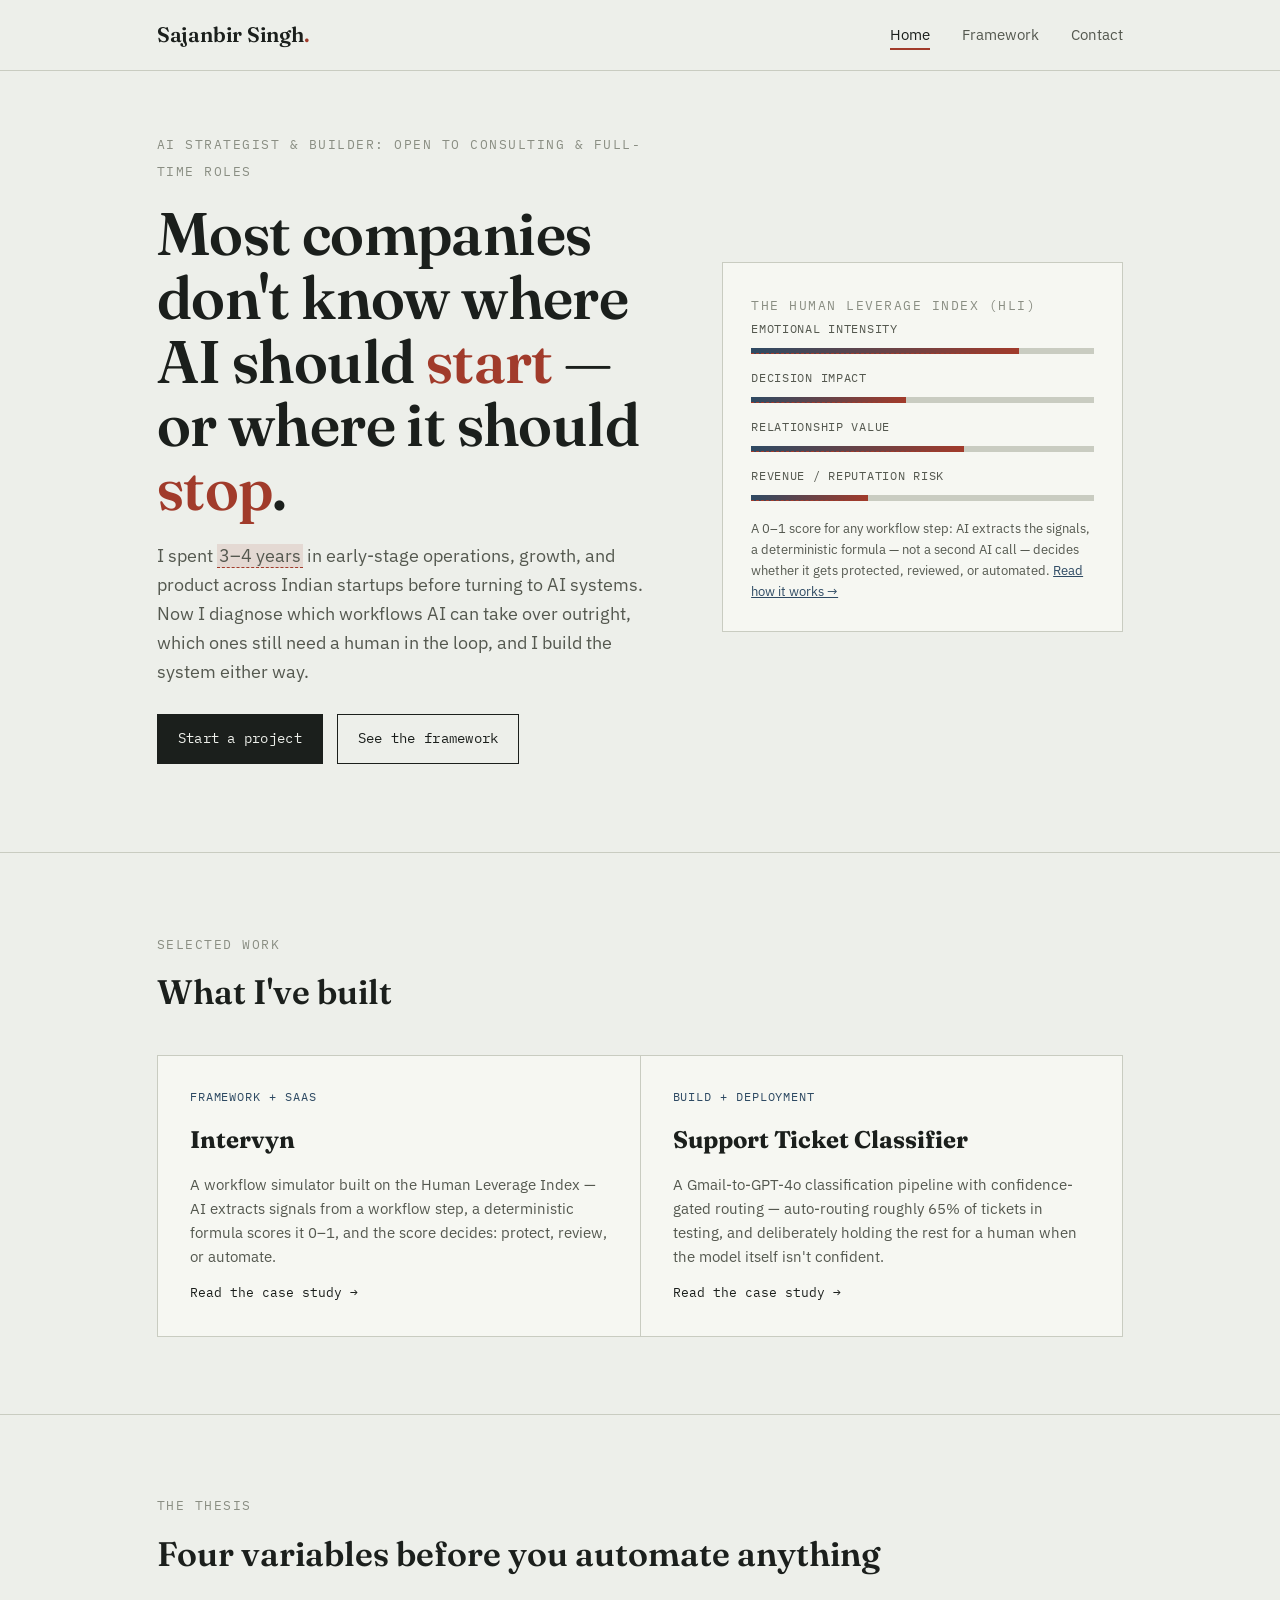
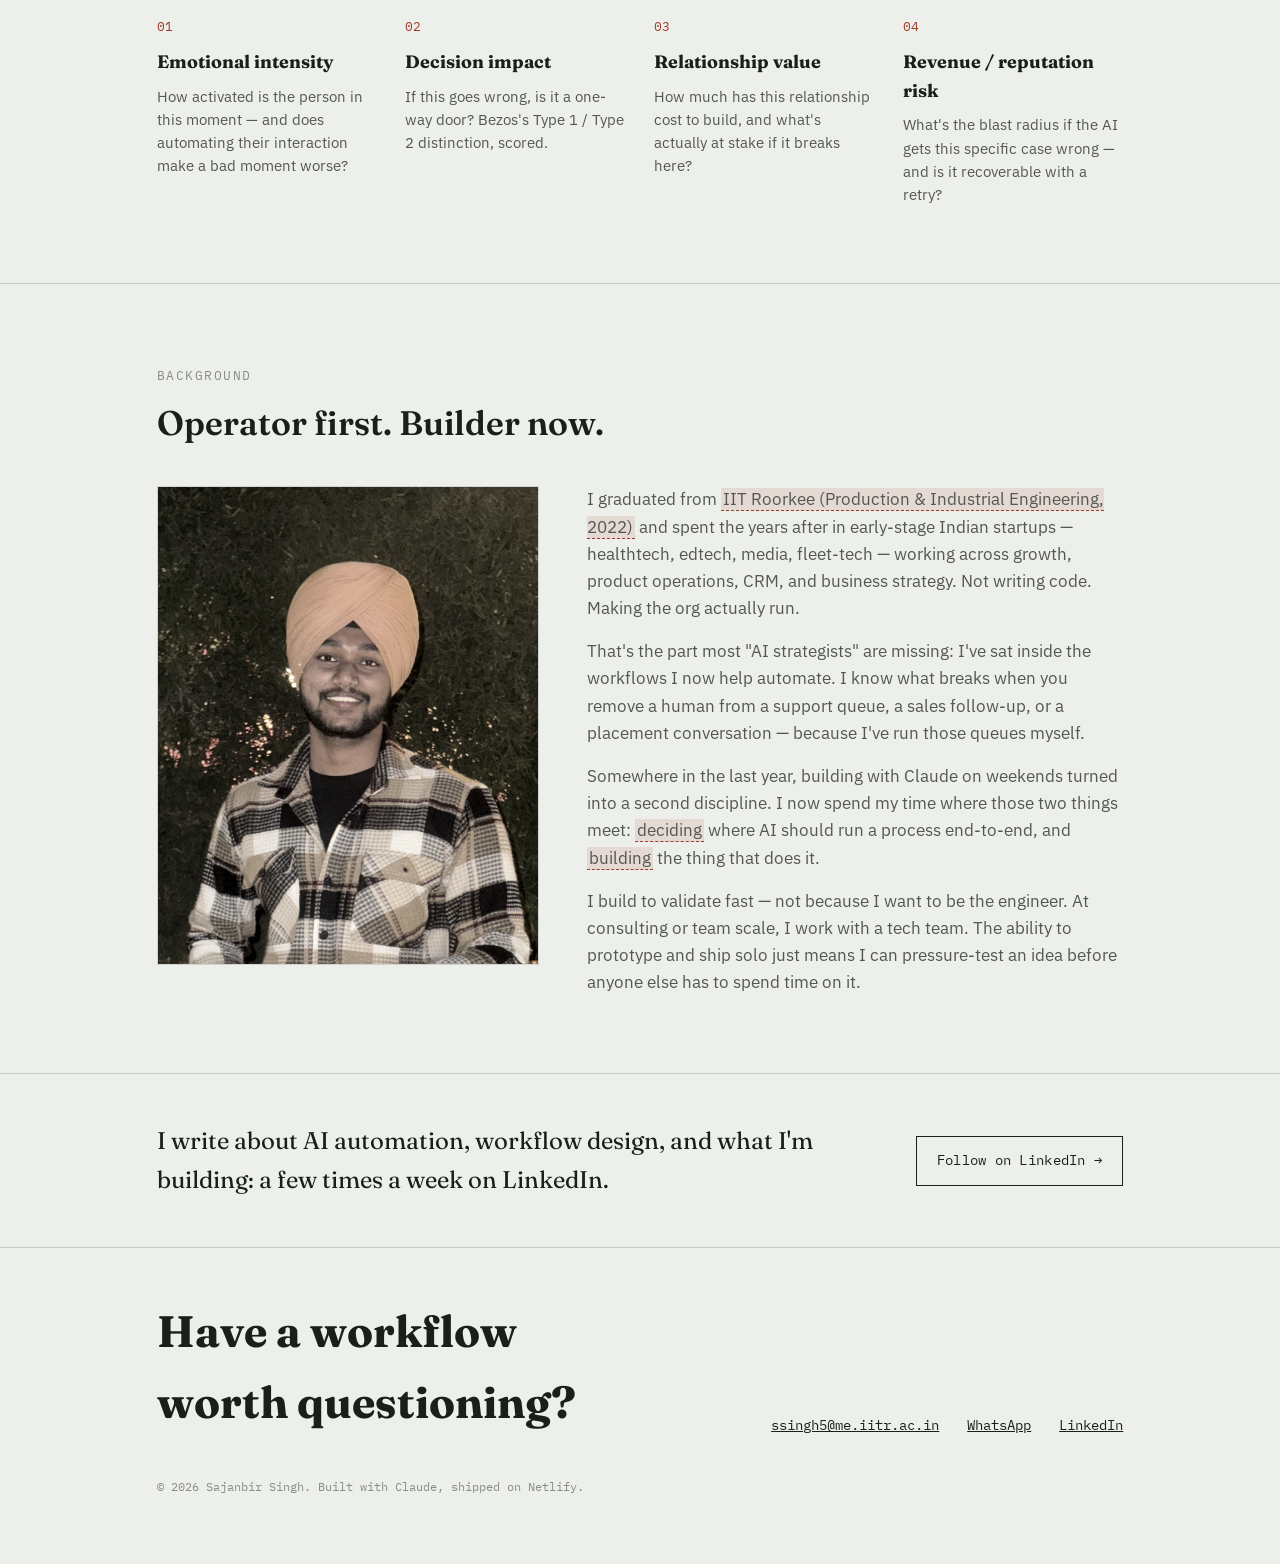
<file: index.html>
<!DOCTYPE html>
<html lang="en">
<head>
<meta charset="UTF-8">
<meta name="viewport" content="width=device-width, initial-scale=1.0">
<title>Sajanbir Singh — AI Strategist & Builder</title>
<meta name="description" content="I help companies decide where AI should do the work, and where a human still has to. Then I build the system.">
<link rel="preconnect" href="https://fonts.googleapis.com">
<link rel="preconnect" href="https://fonts.gstatic.com" crossorigin>
<link href="https://fonts.googleapis.com/css2?family=Fraunces:opsz,wght@9..144,500;9..144,600;9..144,700&family=IBM+Plex+Sans:wght@400;500;600&family=IBM+Plex+Mono:wght@400;500&display=swap" rel="stylesheet">
<link rel="stylesheet" href="styles.css">
</head>
<body>

<div class="site-nav-wrap">
<div class="wrap">
  <nav class="site-nav">
    <a href="index.html" class="brand">Sajanbir Singh<span class="dot">.</span></a>
    <button class="hamburger" aria-label="Menu">
      <span></span><span></span><span></span>
    </button>
    <ul>
      <li><a href="index.html" class="active">Home</a></li>
      <li><a href="framework.html">Framework</a></li>
      <li><a href="index.html#contact">Contact</a></li>
    </ul>
  </nav>
</div>
</div>

<hr class="rule nav-offset">

<div class="wrap">
  <section class="hero">
    <div>
      <span class="eyebrow">AI Strategist & Builder: Open to consulting &amp; full-time roles</span>
      <h1>Most companies don't know where AI should <em>start</em> — or where it should <em>stop</em>.</h1>
      <p class="lede">I spent <span class="fill">3–4 years</span> in early-stage operations, growth, and product across Indian startups before turning to AI systems. Now I diagnose which workflows AI can take over outright, which ones still need a human in the loop, and I build the system either way.</p>
      <div class="ctas">
        <a class="btn primary" href="#contact">Start a project</a>
        <a class="btn" href="framework.html">See the framework</a>
      </div>
    </div>

    <div class="hls-card">
      <span class="eyebrow">The Human Leverage Index (HLI)</span>
      <div class="hls-axis">
        <span class="label">Emotional intensity</span><span></span>
        <div class="track"><div class="fill" style="width:78%"></div></div>
      </div>
      <div class="hls-axis">
        <span class="label">Decision impact</span><span></span>
        <div class="track"><div class="fill" style="width:45%"></div></div>
      </div>
      <div class="hls-axis">
        <span class="label">Relationship value</span><span></span>
        <div class="track"><div class="fill" style="width:62%"></div></div>
      </div>
      <div class="hls-axis">
        <span class="label">Revenue / reputation risk</span><span></span>
        <div class="track"><div class="fill" style="width:34%"></div></div>
      </div>
      <p style="font-size:13px; color:var(--ink-soft); margin:18px 0 0;">A 0–1 score for any workflow step: AI extracts the signals, a deterministic formula — not a second AI call — decides whether it gets protected, reviewed, or automated. <a href="case-study-intervyn.html" style="text-decoration:underline; color:var(--steel);">Read how it works →</a></p>
    </div>
  </section>
</div>

<hr class="rule">

<div class="wrap">
  <section id="work">
    <div class="section-head">
      <div>
        <span class="eyebrow">Selected work</span>
        <h2>What I've built</h2>
      </div>
    </div>

    <div class="case-grid">
      <a class="case-card" href="case-study-intervyn.html">
        <span class="tag">Framework + SaaS</span>
        <h3>Intervyn</h3>
        <p>A workflow simulator built on the Human Leverage Index — AI extracts signals from a workflow step, a deterministic formula scores it 0–1, and the score decides: protect, review, or automate.</p>
        <span class="arrow">Read the case study →</span>
      </a>
      <a class="case-card" href="case-study-ticket-classifier.html">
        <span class="tag">Build + Deployment</span>
        <h3>Support Ticket Classifier</h3>
        <p>A Gmail-to-GPT-4o classification pipeline with confidence-gated routing — auto-routing roughly 65% of tickets in testing, and deliberately holding the rest for a human when the model itself isn't confident.</p>
        <span class="arrow">Read the case study →</span>
      </a>
    </div>
  </section>
</div>

<hr class="rule">

<div class="wrap">
  <section id="framework">
    <div class="section-head">
      <div>
        <span class="eyebrow">The thesis</span>
        <h2>Four variables before you automate anything</h2>
      </div>
    </div>
    <div class="axes-grid">
      <div class="axis-item">
        <span class="num">01</span>
        <h4>Emotional intensity</h4>
        <p>How activated is the person in this moment — and does automating their interaction make a bad moment worse?</p>
      </div>
      <div class="axis-item">
        <span class="num">02</span>
        <h4>Decision impact</h4>
        <p>If this goes wrong, is it a one-way door? Bezos's Type 1 / Type 2 distinction, scored.</p>
      </div>
      <div class="axis-item">
        <span class="num">03</span>
        <h4>Relationship value</h4>
        <p>How much has this relationship cost to build, and what's actually at stake if it breaks here?</p>
      </div>
      <div class="axis-item">
        <span class="num">04</span>
        <h4>Revenue / reputation risk</h4>
        <p>What's the blast radius if the AI gets this specific case wrong — and is it recoverable with a retry?</p>
      </div>
    </div>
  </section>
</div>

<hr class="rule">

<div class="wrap">
  <section id="about">
    <div class="section-head">
      <div>
        <span class="eyebrow">Background</span>
        <h2>Operator first. Builder now.</h2>
      </div>
    </div>
    <div class="about-grid">
      <div>
        <img src="sajan.jpg" alt="Sajanbir Singh" class="portrait">
      </div>
      <div>
        <p>I graduated from <span class="fill">IIT Roorkee (Production &amp; Industrial Engineering, 2022)</span> and spent the years after in early-stage Indian startups — healthtech, edtech, media, fleet-tech — working across growth, product operations, CRM, and business strategy. Not writing code. Making the org actually run.</p>
        <p>That's the part most "AI strategists" are missing: I've sat inside the workflows I now help automate. I know what breaks when you remove a human from a support queue, a sales follow-up, or a placement conversation — because I've run those queues myself.</p>
        <p>Somewhere in the last year, building with Claude on weekends turned into a second discipline. I now spend my time where those two things meet: <span class="fill">deciding</span> where AI should run a process end-to-end, and <span class="fill">building</span> the thing that does it.</p>
        <p>I build to validate fast — not because I want to be the engineer. At consulting or team scale, I work with a tech team. The ability to prototype and ship solo just means I can pressure-test an idea before anyone else has to spend time on it.</p>
      </div>
    </div>
  </section>
</div>

<hr class="rule">

<div class="wrap">
  <section class="linkedin-nudge">
    <p>I write about AI automation, workflow design, and what I'm building: a few times a week on LinkedIn.</p>
    <a href="https://www.linkedin.com/in/sajanbir-singh-166b40233/" target="_blank" rel="noopener" class="btn">Follow on LinkedIn →</a>
  </section>
</div>

<hr class="rule">

<div class="wrap">
  <footer class="site-footer" id="contact">
    <div class="footer-grid">
      <h2>Have a workflow worth questioning?</h2>
      <div class="footer-links">
        <a href="mailto:ssingh5@me.iitr.ac.in" style="text-decoration:underline;">ssingh5@me.iitr.ac.in</a>
        <a href="https://wa.me/918283064822" target="_blank" rel="noopener" style="text-decoration:underline;">WhatsApp</a>
        <a href="https://www.linkedin.com/in/sajanbir-singh-166b40233/" target="_blank" rel="noopener" style="text-decoration:underline;">LinkedIn</a>
      </div>
    </div>
    <p class="copyright">© 2026 Sajanbir Singh. Built with Claude, shipped on Netlify.</p>
  </footer>
</div>

<script>
  var hamburger = document.querySelector('.hamburger');
  var navUl = document.querySelector('.site-nav > ul');
  hamburger.addEventListener('click', function(e) {
    e.stopPropagation();
    hamburger.classList.toggle('open');
    navUl.classList.toggle('nav-open');
  });
  document.addEventListener('click', function() {
    hamburger.classList.remove('open');
    navUl.classList.remove('nav-open');
  });
</script>
</body>
</html>
</file>
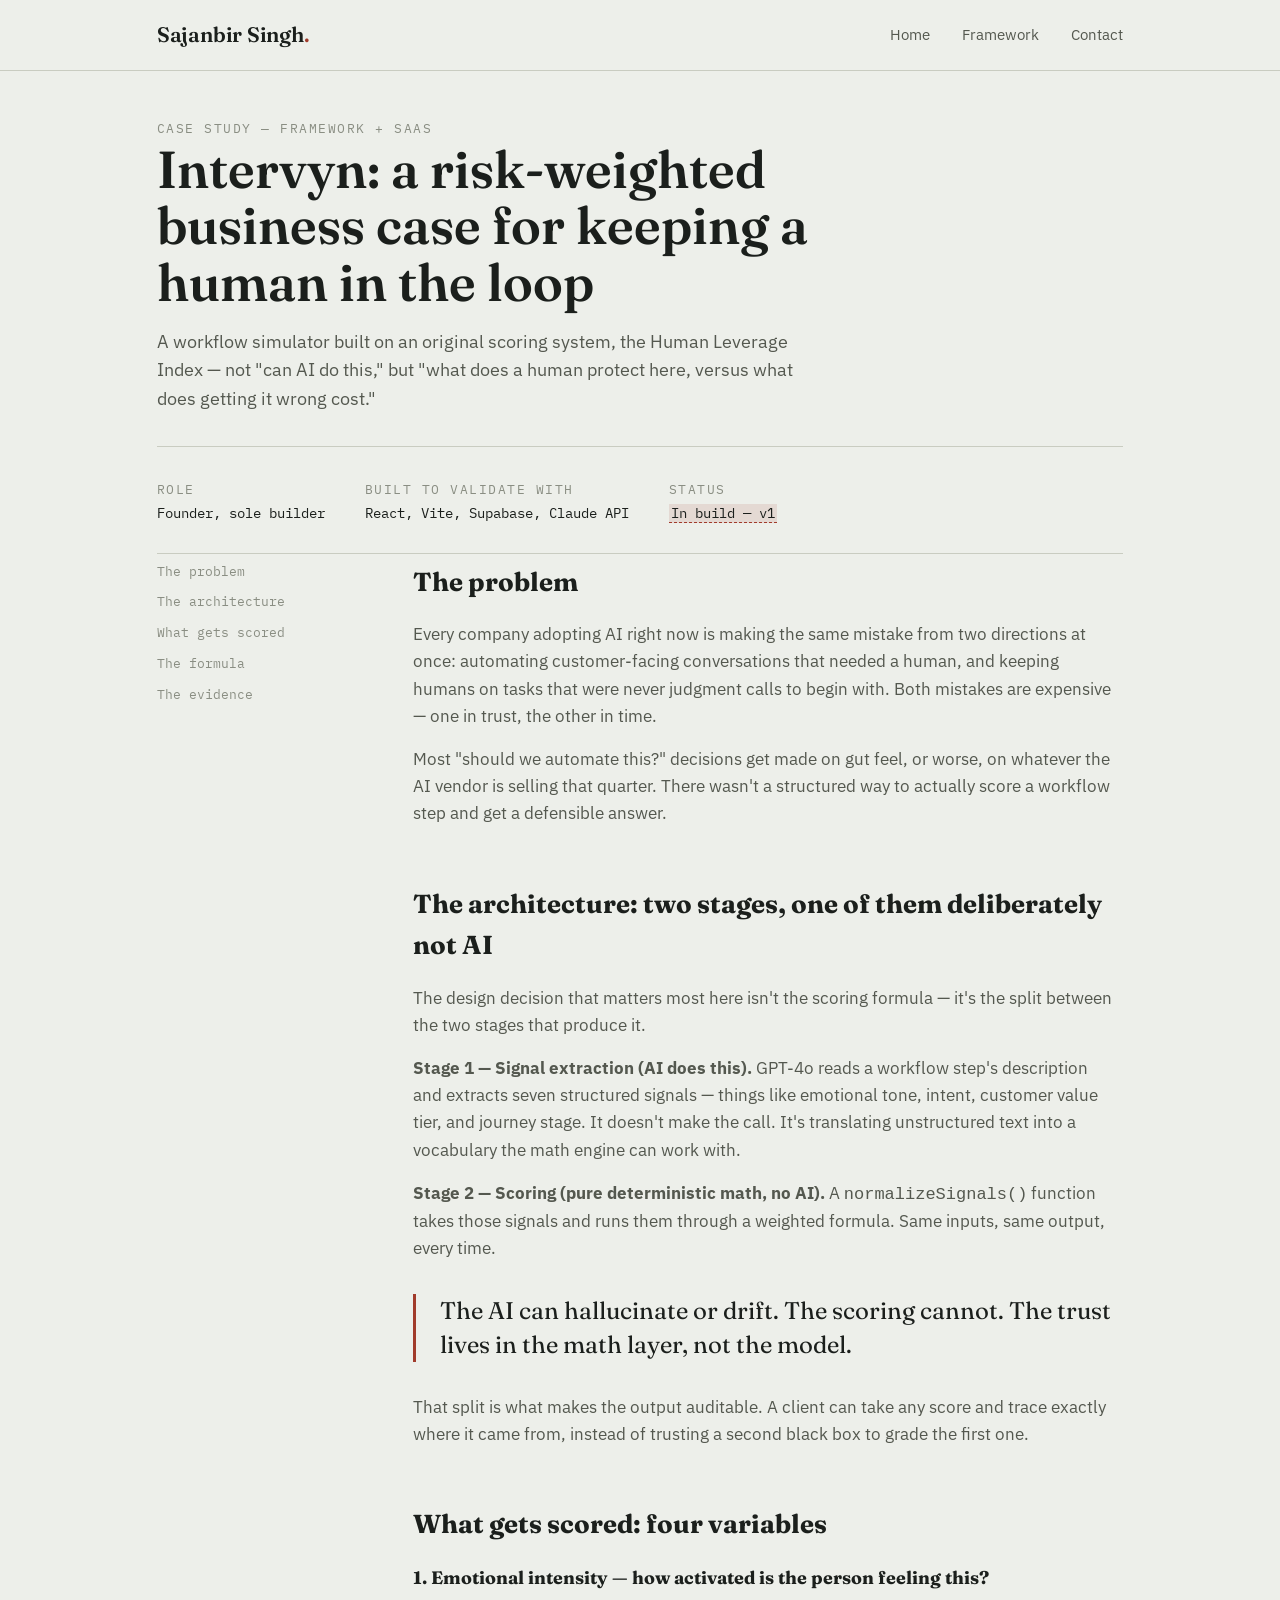
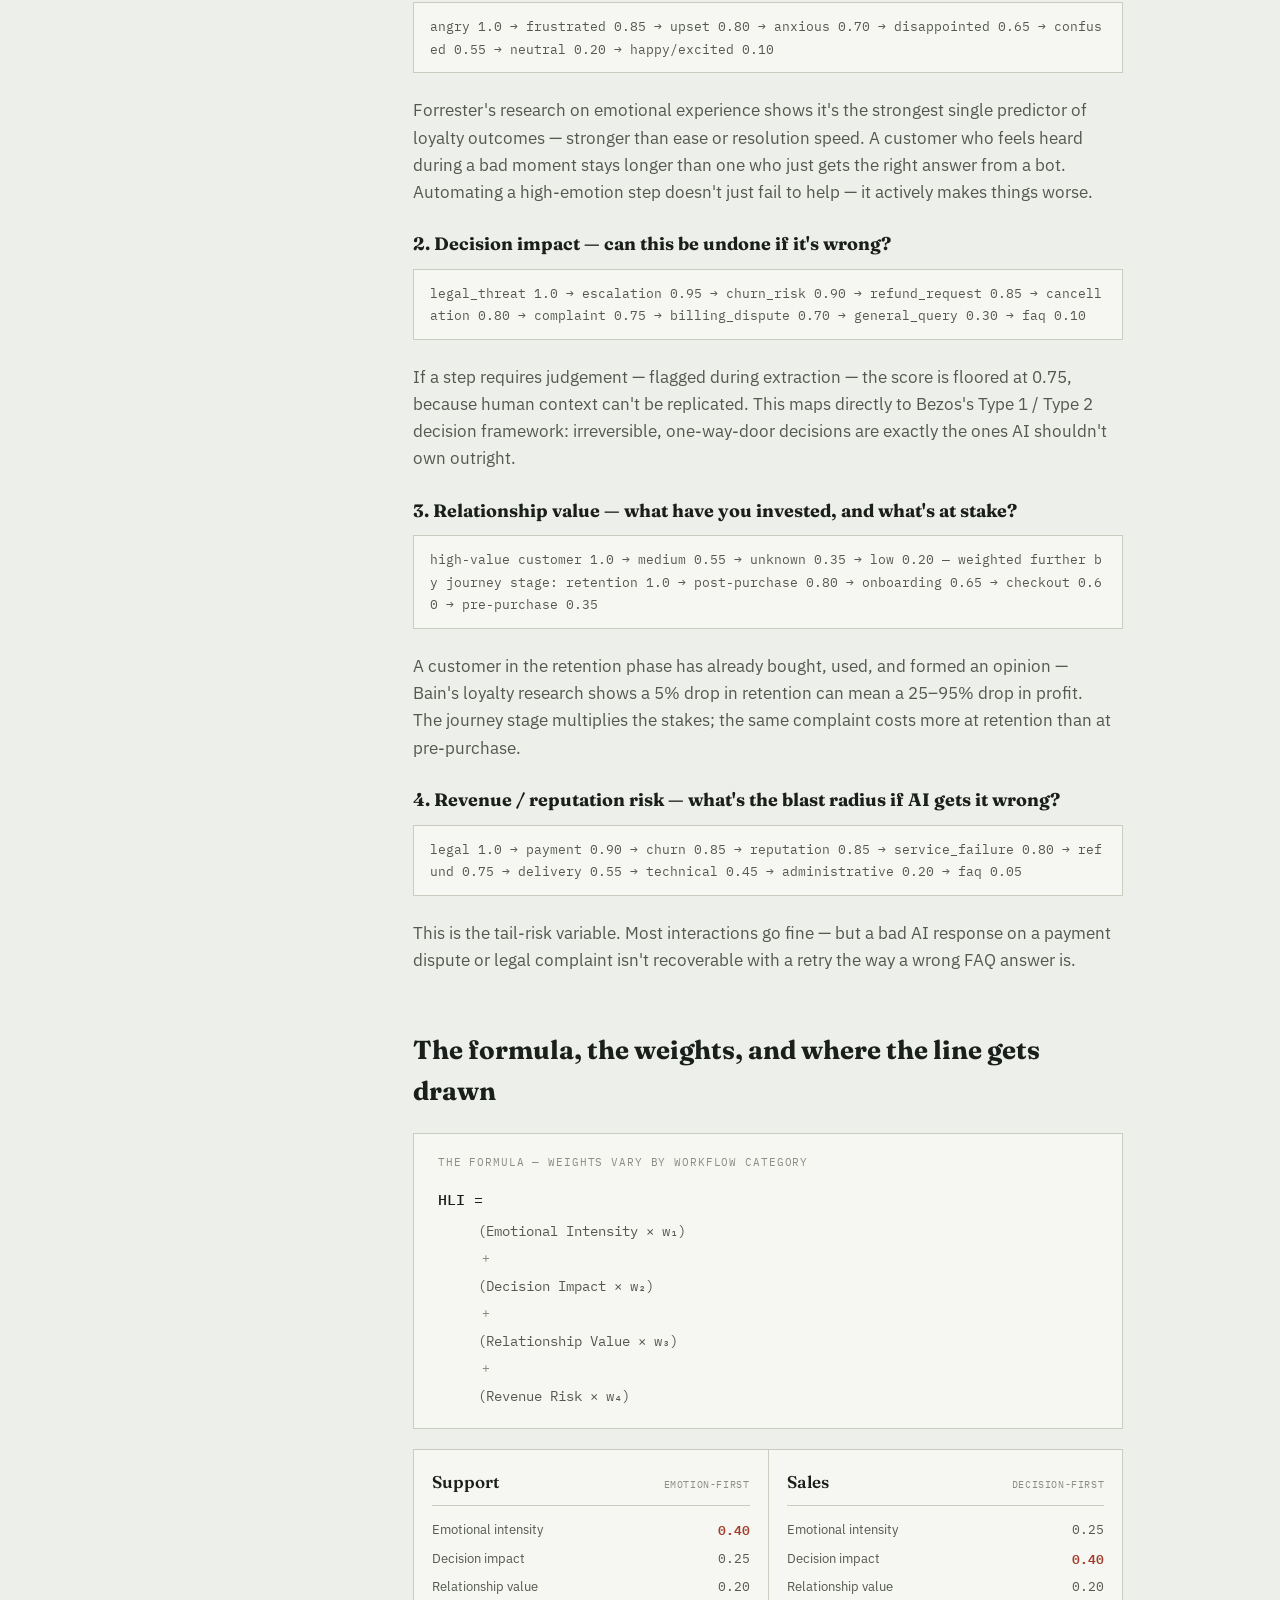
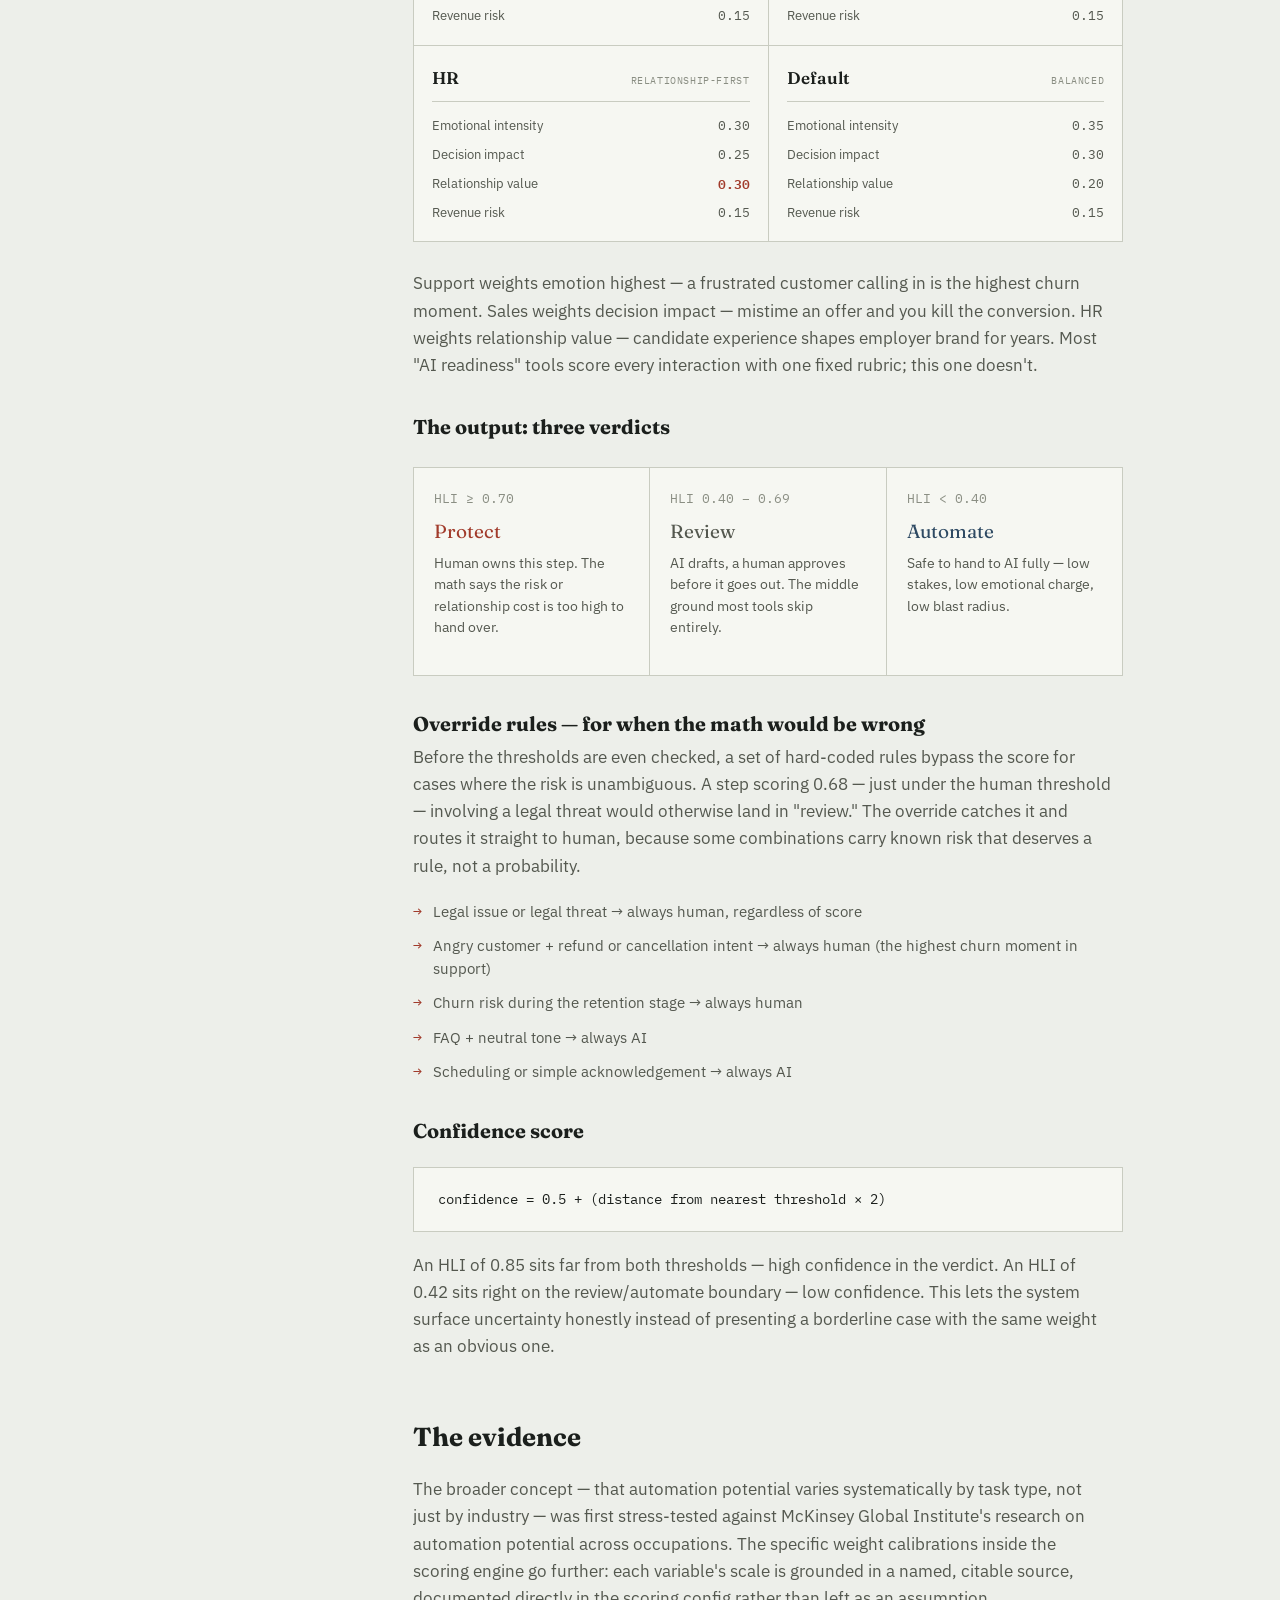
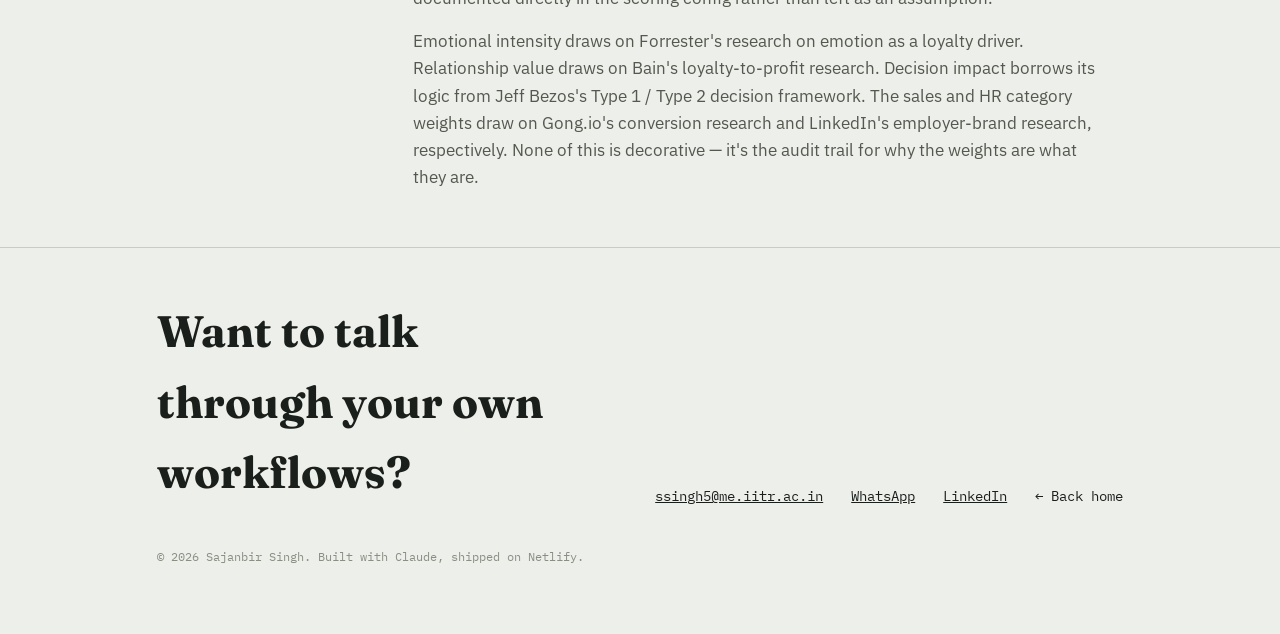
<file: case-study-intervyn.html>
<!DOCTYPE html>
<html lang="en">
<head>
<meta charset="UTF-8">
<meta name="viewport" content="width=device-width, initial-scale=1.0">
<title>Intervyn — Case Study — Sajanbir Singh</title>
<link rel="preconnect" href="https://fonts.googleapis.com">
<link rel="preconnect" href="https://fonts.gstatic.com" crossorigin>
<link href="https://fonts.googleapis.com/css2?family=Fraunces:opsz,wght@9..144,500;9..144,600;9..144,700&family=IBM+Plex+Sans:wght@400;500;600&family=IBM+Plex+Mono:wght@400;500&display=swap" rel="stylesheet">
<link rel="stylesheet" href="styles.css">
</head>
<body>

<div class="site-nav-wrap">
<div class="wrap">
  <nav class="site-nav">
    <a href="index.html" class="brand">Sajanbir Singh<span class="dot">.</span></a>
    <button class="hamburger" aria-label="Menu">
      <span></span><span></span><span></span>
    </button>
    <ul>
      <li><a href="index.html">Home</a></li>
      <li><a href="framework.html">Framework</a></li>
      <li><a href="index.html#contact">Contact</a></li>
    </ul>
  </nav>
</div>
</div>

<hr class="rule nav-offset">

<div class="wrap">
  <header class="cs-header">
    <span class="eyebrow">Case Study — Framework + SaaS</span>
    <h1>Intervyn: a risk-weighted business case for keeping a human in the loop</h1>
    <p class="summary">A workflow simulator built on an original scoring system, the Human Leverage Index — not "can AI do this," but "what does a human protect here, versus what does getting it wrong cost."</p>
  </header>

  <hr class="rule">

  <div class="meta-row">
    <div class="meta-item"><span class="eyebrow">Role</span><div class="val">Founder, sole builder</div></div>
    <div class="meta-item"><span class="eyebrow">Built to validate with</span><div class="val">React, Vite, Supabase, Claude API</div></div>
    <div class="meta-item"><span class="eyebrow">Status</span><div class="val"><span class="fill">In build — v1</span></div></div>
  </div>

  <hr class="rule">

  <div class="cs-body">
    <aside>
      <ul>
        <li><a href="#problem">The problem</a></li>
        <li><a href="#architecture">The architecture</a></li>
        <li><a href="#variables">What gets scored</a></li>
        <li><a href="#scoring">The formula</a></li>
        <li><a href="#evidence">The evidence</a></li>
      </ul>
    </aside>

    <div>
      <div class="cs-section" id="problem">
        <h2>The problem</h2>
        <p>Every company adopting AI right now is making the same mistake from two directions at once: automating customer-facing conversations that needed a human, and keeping humans on tasks that were never judgment calls to begin with. Both mistakes are expensive — one in trust, the other in time.</p>
        <p>Most "should we automate this?" decisions get made on gut feel, or worse, on whatever the AI vendor is selling that quarter. There wasn't a structured way to actually score a workflow step and get a defensible answer.</p>
      </div>

      <div class="cs-section" id="architecture">
        <h2>The architecture: two stages, one of them deliberately not AI</h2>
        <p>The design decision that matters most here isn't the scoring formula — it's the split between the two stages that produce it.</p>
        <p><strong>Stage 1 — Signal extraction (AI does this).</strong> GPT-4o reads a workflow step's description and extracts seven structured signals — things like emotional tone, intent, customer value tier, and journey stage. It doesn't make the call. It's translating unstructured text into a vocabulary the math engine can work with.</p>
        <p><strong>Stage 2 — Scoring (pure deterministic math, no AI).</strong> A <code>normalizeSignals()</code> function takes those signals and runs them through a weighted formula. Same inputs, same output, every time.</p>
        <div class="pull-quote">The AI can hallucinate or drift. The scoring cannot. The trust lives in the math layer, not the model.</div>
        <p>That split is what makes the output auditable. A client can take any score and trace exactly where it came from, instead of trusting a second black box to grade the first one.</p>
      </div>

      <div class="cs-section" id="variables">
        <h2>What gets scored: four variables</h2>

        <h4 style="font-family:var(--serif); font-size:18px; margin:0 0 6px;">1. Emotional intensity — how activated is the person feeling this?</h4>
        <div class="scale-strip">angry 1.0 → frustrated 0.85 → upset 0.80 → anxious 0.70 → disappointed 0.65 → confused 0.55 → neutral 0.20 → happy/excited 0.10</div>
        <p>Forrester's research on emotional experience shows it's the strongest single predictor of loyalty outcomes — stronger than ease or resolution speed. A customer who feels heard during a bad moment stays longer than one who just gets the right answer from a bot. Automating a high-emotion step doesn't just fail to help — it actively makes things worse.</p>

        <h4 style="font-family:var(--serif); font-size:18px; margin:24px 0 6px;">2. Decision impact — can this be undone if it's wrong?</h4>
        <div class="scale-strip">legal_threat 1.0 → escalation 0.95 → churn_risk 0.90 → refund_request 0.85 → cancellation 0.80 → complaint 0.75 → billing_dispute 0.70 → general_query 0.30 → faq 0.10</div>
        <p>If a step requires judgement — flagged during extraction — the score is floored at 0.75, because human context can't be replicated. This maps directly to Bezos's Type 1 / Type 2 decision framework: irreversible, one-way-door decisions are exactly the ones AI shouldn't own outright.</p>

        <h4 style="font-family:var(--serif); font-size:18px; margin:24px 0 6px;">3. Relationship value — what have you invested, and what's at stake?</h4>
        <div class="scale-strip">high-value customer 1.0 → medium 0.55 → unknown 0.35 → low 0.20 — weighted further by journey stage: retention 1.0 → post-purchase 0.80 → onboarding 0.65 → checkout 0.60 → pre-purchase 0.35</div>
        <p>A customer in the retention phase has already bought, used, and formed an opinion — Bain's loyalty research shows a 5% drop in retention can mean a 25–95% drop in profit. The journey stage multiplies the stakes; the same complaint costs more at retention than at pre-purchase.</p>

        <h4 style="font-family:var(--serif); font-size:18px; margin:24px 0 6px;">4. Revenue / reputation risk — what's the blast radius if AI gets it wrong?</h4>
        <div class="scale-strip">legal 1.0 → payment 0.90 → churn 0.85 → reputation 0.85 → service_failure 0.80 → refund 0.75 → delivery 0.55 → technical 0.45 → administrative 0.20 → faq 0.05</div>
        <p>This is the tail-risk variable. Most interactions go fine — but a bad AI response on a payment dispute or legal complaint isn't recoverable with a retry the way a wrong FAQ answer is.</p>
      </div>

      <div class="cs-section" id="scoring">
        <h2>The formula, the weights, and where the line gets drawn</h2>

        <div class="formula-card">
          <div class="formula-label">The formula — weights vary by workflow category</div>
          <div class="formula-body">
            <div class="formula-line">HLI =</div>
            <div class="formula-terms">
              <span class="formula-term">(Emotional Intensity × w₁)</span>
              <span class="formula-plus">+</span>
              <span class="formula-term">(Decision Impact × w₂)</span>
              <span class="formula-plus">+</span>
              <span class="formula-term">(Relationship Value × w₃)</span>
              <span class="formula-plus">+</span>
              <span class="formula-term">(Revenue Risk × w₄)</span>
            </div>
          </div>
        </div>

        <div class="weight-cards">
          <div class="weight-card weight-card--highlight">
            <div class="weight-card-header">
              <span class="weight-card-name">Support</span>
              <span class="weight-card-note">emotion-first</span>
            </div>
            <div class="weight-rows">
              <div class="weight-row"><span>Emotional intensity</span><span class="weight-val highlight">0.40</span></div>
              <div class="weight-row"><span>Decision impact</span><span class="weight-val">0.25</span></div>
              <div class="weight-row"><span>Relationship value</span><span class="weight-val">0.20</span></div>
              <div class="weight-row"><span>Revenue risk</span><span class="weight-val">0.15</span></div>
            </div>
          </div>
          <div class="weight-card">
            <div class="weight-card-header">
              <span class="weight-card-name">Sales</span>
              <span class="weight-card-note">decision-first</span>
            </div>
            <div class="weight-rows">
              <div class="weight-row"><span>Emotional intensity</span><span class="weight-val">0.25</span></div>
              <div class="weight-row"><span>Decision impact</span><span class="weight-val highlight">0.40</span></div>
              <div class="weight-row"><span>Relationship value</span><span class="weight-val">0.20</span></div>
              <div class="weight-row"><span>Revenue risk</span><span class="weight-val">0.15</span></div>
            </div>
          </div>
          <div class="weight-card">
            <div class="weight-card-header">
              <span class="weight-card-name">HR</span>
              <span class="weight-card-note">relationship-first</span>
            </div>
            <div class="weight-rows">
              <div class="weight-row"><span>Emotional intensity</span><span class="weight-val">0.30</span></div>
              <div class="weight-row"><span>Decision impact</span><span class="weight-val">0.25</span></div>
              <div class="weight-row"><span>Relationship value</span><span class="weight-val highlight">0.30</span></div>
              <div class="weight-row"><span>Revenue risk</span><span class="weight-val">0.15</span></div>
            </div>
          </div>
          <div class="weight-card">
            <div class="weight-card-header">
              <span class="weight-card-name">Default</span>
              <span class="weight-card-note">balanced</span>
            </div>
            <div class="weight-rows">
              <div class="weight-row"><span>Emotional intensity</span><span class="weight-val">0.35</span></div>
              <div class="weight-row"><span>Decision impact</span><span class="weight-val">0.30</span></div>
              <div class="weight-row"><span>Relationship value</span><span class="weight-val">0.20</span></div>
              <div class="weight-row"><span>Revenue risk</span><span class="weight-val">0.15</span></div>
            </div>
          </div>
        </div>

        <p>Support weights emotion highest — a frustrated customer calling in is the highest churn moment. Sales weights decision impact — mistime an offer and you kill the conversion. HR weights relationship value — candidate experience shapes employer brand for years. Most "AI readiness" tools score every interaction with one fixed rubric; this one doesn't.</p>

        <h3 style="font-family:var(--serif); font-size:20px; margin:32px 0 4px;">The output: three verdicts</h3>
        <div class="threshold-grid">
          <div class="threshold-item protect">
            <span class="range">HLI ≥ 0.70</span>
            <p class="verdict">Protect</p>
            <p>Human owns this step. The math says the risk or relationship cost is too high to hand over.</p>
          </div>
          <div class="threshold-item">
            <span class="range">HLI 0.40 – 0.69</span>
            <p class="verdict">Review</p>
            <p>AI drafts, a human approves before it goes out. The middle ground most tools skip entirely.</p>
          </div>
          <div class="threshold-item automate">
            <span class="range">HLI &lt; 0.40</span>
            <p class="verdict">Automate</p>
            <p>Safe to hand to AI fully — low stakes, low emotional charge, low blast radius.</p>
          </div>
        </div>

        <h3 style="font-family:var(--serif); font-size:20px; margin:32px 0 4px;">Override rules — for when the math would be wrong</h3>
        <p>Before the thresholds are even checked, a set of hard-coded rules bypass the score for cases where the risk is unambiguous. A step scoring 0.68 — just under the human threshold — involving a legal threat would otherwise land in "review." The override catches it and routes it straight to human, because some combinations carry known risk that deserves a rule, not a probability.</p>
        <ul class="override-list">
          <li>Legal issue or legal threat → always human, regardless of score</li>
          <li>Angry customer + refund or cancellation intent → always human (the highest churn moment in support)</li>
          <li>Churn risk during the retention stage → always human</li>
          <li>FAQ + neutral tone → always AI</li>
          <li>Scheduling or simple acknowledgement → always AI</li>
        </ul>

        <h3 style="font-family:var(--serif); font-size:20px; margin:32px 0 4px;">Confidence score</h3>
        <div class="code-block">confidence = 0.5 + (distance from nearest threshold × 2)</div>
        <p>An HLI of 0.85 sits far from both thresholds — high confidence in the verdict. An HLI of 0.42 sits right on the review/automate boundary — low confidence. This lets the system surface uncertainty honestly instead of presenting a borderline case with the same weight as an obvious one.</p>
      </div>

      <div class="cs-section" id="evidence">
        <h2>The evidence</h2>
        <p>The broader concept — that automation potential varies systematically by task type, not just by industry — was first stress-tested against McKinsey Global Institute's research on automation potential across occupations. The specific weight calibrations inside the scoring engine go further: each variable's scale is grounded in a named, citable source, documented directly in the scoring config rather than left as an assumption.</p>
        <p>Emotional intensity draws on Forrester's research on emotion as a loyalty driver. Relationship value draws on Bain's loyalty-to-profit research. Decision impact borrows its logic from Jeff Bezos's Type 1 / Type 2 decision framework. The sales and HR category weights draw on Gong.io's conversion research and LinkedIn's employer-brand research, respectively. None of this is decorative — it's the audit trail for why the weights are what they are.</p>
      </div>

    </div>
  </div>
</div>

<hr class="rule">

<div class="wrap">
  <footer class="site-footer" id="contact">
    <div class="footer-grid">
      <h2>Want to talk through your own workflows?</h2>
      <div class="footer-links">
        <a href="mailto:ssingh5@me.iitr.ac.in" style="text-decoration:underline;">ssingh5@me.iitr.ac.in</a>
        <a href="https://wa.me/918283064822" target="_blank" rel="noopener" style="text-decoration:underline;">WhatsApp</a>
        <a href="https://www.linkedin.com/in/sajanbir-singh-166b40233/" target="_blank" rel="noopener" style="text-decoration:underline;">LinkedIn</a>
        <a href="index.html">← Back home</a>
      </div>
    </div>
    <p class="copyright">© 2026 Sajanbir Singh. Built with Claude, shipped on Netlify.</p>
  </footer>
</div>

<script>
  var hamburger = document.querySelector('.hamburger');
  var navUl = document.querySelector('.site-nav > ul');
  hamburger.addEventListener('click', function(e) {
    e.stopPropagation();
    hamburger.classList.toggle('open');
    navUl.classList.toggle('nav-open');
  });
  document.addEventListener('click', function() {
    hamburger.classList.remove('open');
    navUl.classList.remove('nav-open');
  });
</script>
</body>
</html>
</file>
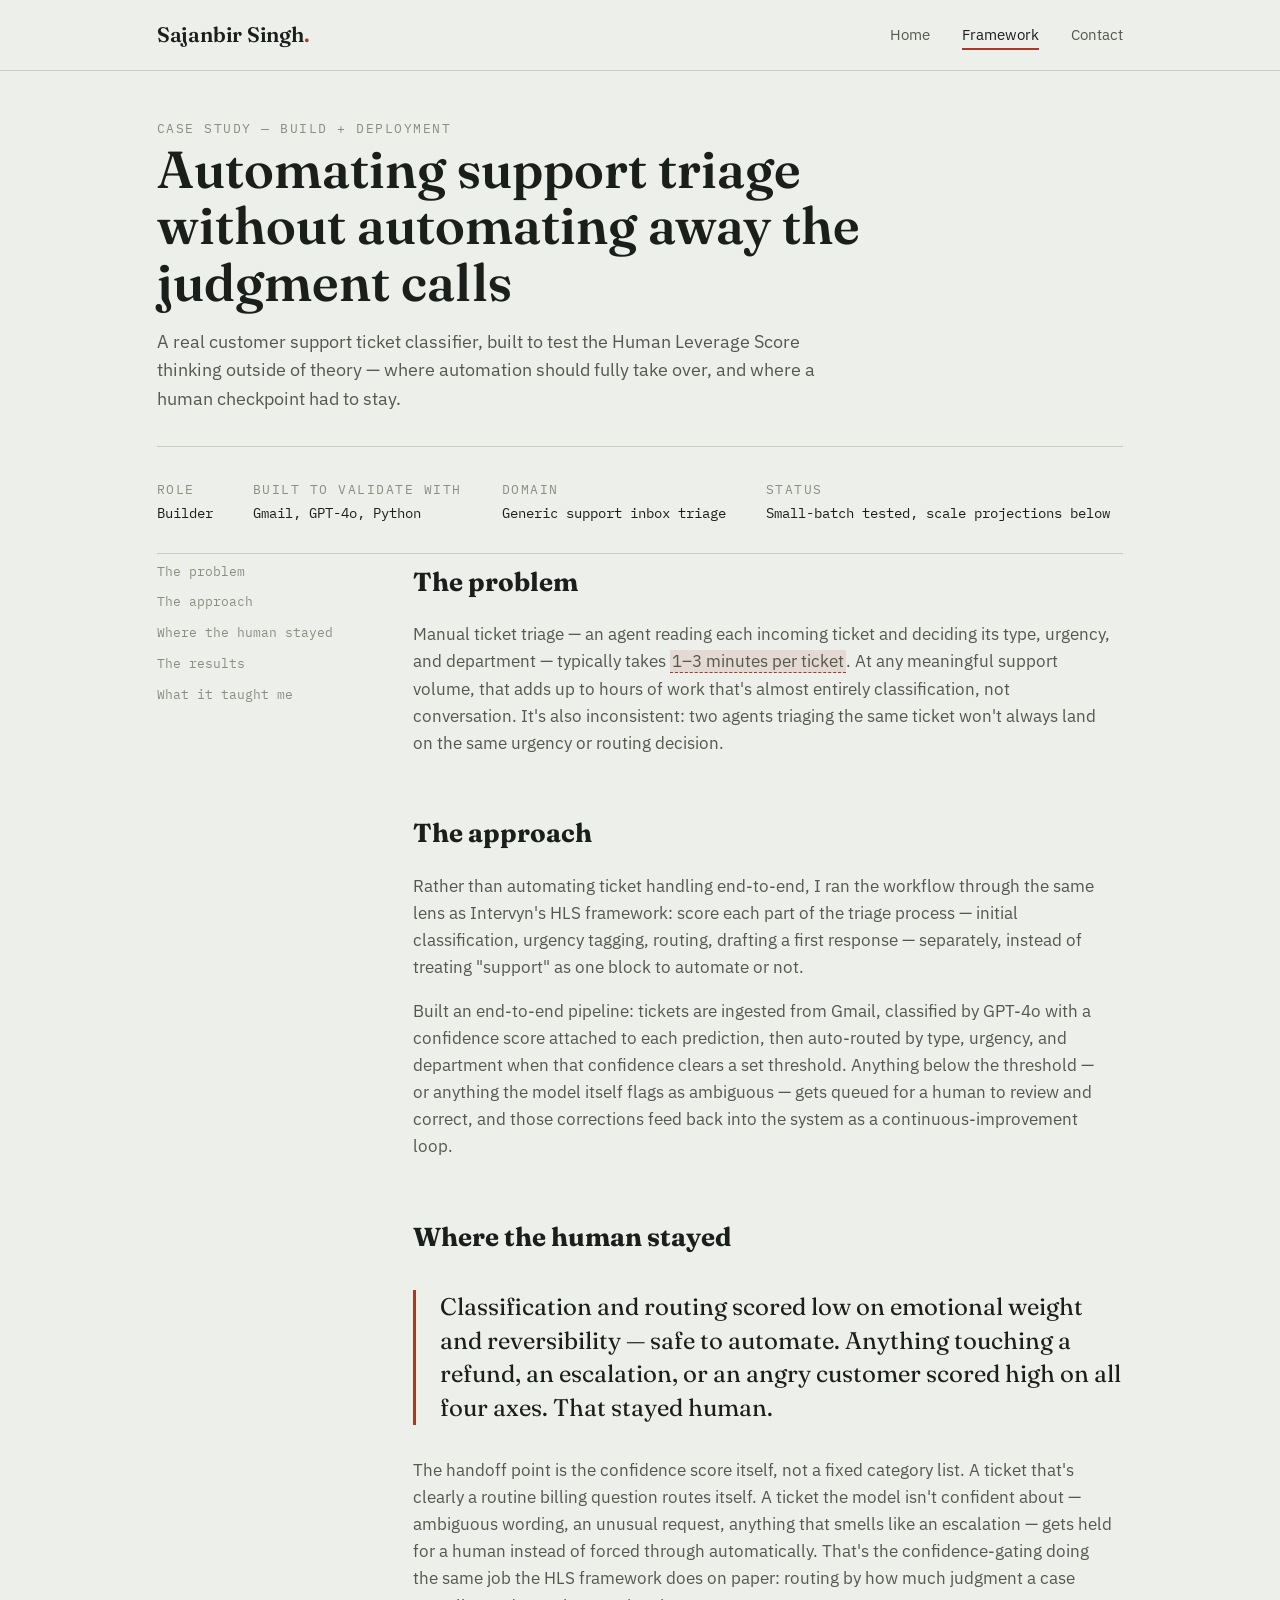
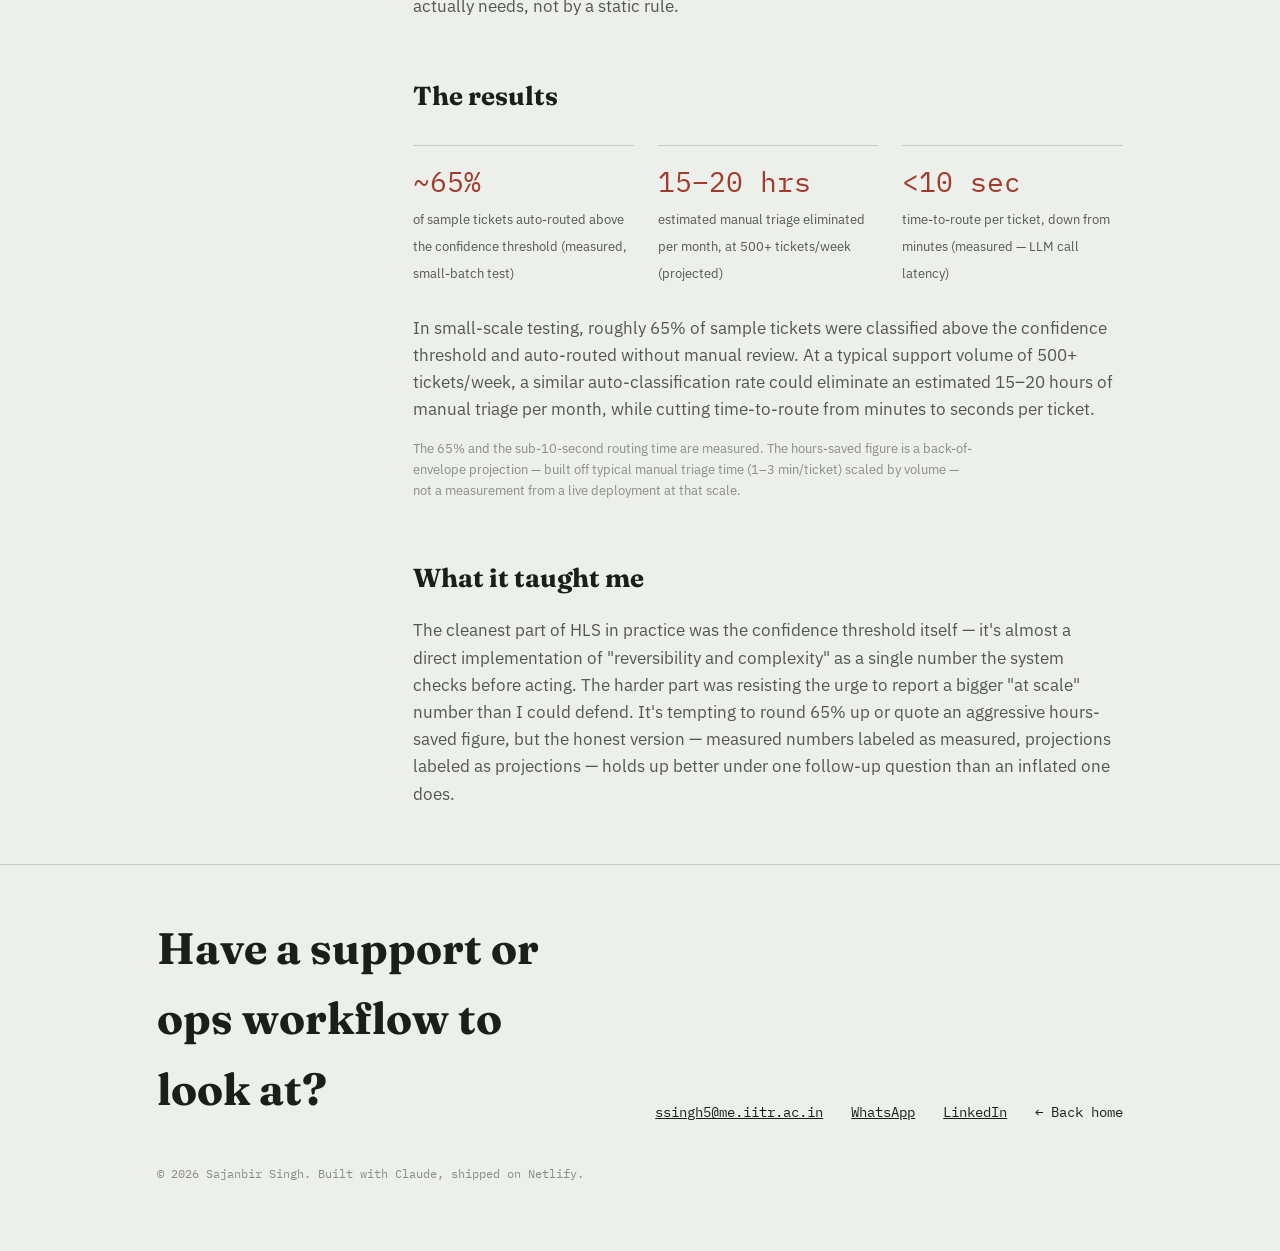
<file: case-study-ticket-classifier.html>
<!DOCTYPE html>
<html lang="en">
<head>
<meta charset="UTF-8">
<meta name="viewport" content="width=device-width, initial-scale=1.0">
<title>Support Ticket Classifier — Case Study — Sajanbir Singh</title>
<link rel="preconnect" href="https://fonts.googleapis.com">
<link rel="preconnect" href="https://fonts.gstatic.com" crossorigin>
<link href="https://fonts.googleapis.com/css2?family=Fraunces:opsz,wght@9..144,500;9..144,600;9..144,700&family=IBM+Plex+Sans:wght@400;500;600&family=IBM+Plex+Mono:wght@400;500&display=swap" rel="stylesheet">
<link rel="stylesheet" href="styles.css">
</head>
<body>

<div class="site-nav-wrap">
<div class="wrap">
  <nav class="site-nav">
    <a href="index.html" class="brand">Sajanbir Singh<span class="dot">.</span></a>
    <button class="hamburger" aria-label="Menu">
      <span></span><span></span><span></span>
    </button>
    <ul>
      <li><a href="index.html">Home</a></li>
      <li><a href="framework.html" class="active">Framework</a></li>
      <li><a href="index.html#contact">Contact</a></li>
    </ul>
  </nav>
</div>
</div>

<hr class="rule nav-offset">

<div class="wrap">
  <header class="cs-header">
    <span class="eyebrow">Case Study — Build + Deployment</span>
    <h1>Automating support triage without automating away the judgment calls</h1>
    <p class="summary">A real customer support ticket classifier, built to test the Human Leverage Score thinking outside of theory — where automation should fully take over, and where a human checkpoint had to stay.</p>
  </header>

  <hr class="rule">

  <div class="meta-row">
    <div class="meta-item"><span class="eyebrow">Role</span><div class="val">Builder</div></div>
    <div class="meta-item"><span class="eyebrow">Built to validate with</span><div class="val">Gmail, GPT-4o, Python</div></div>
    <div class="meta-item"><span class="eyebrow">Domain</span><div class="val">Generic support inbox triage</div></div>
    <div class="meta-item"><span class="eyebrow">Status</span><div class="val">Small-batch tested, scale projections below</div></div>
  </div>

  <hr class="rule">

  <div class="cs-body">
    <aside>
      <ul>
        <li><a href="#problem">The problem</a></li>
        <li><a href="#approach">The approach</a></li>
        <li><a href="#where-human">Where the human stayed</a></li>
        <li><a href="#results">The results</a></li>
        <li><a href="#lessons">What it taught me</a></li>
      </ul>
    </aside>

    <div>
      <div class="cs-section" id="problem">
        <h2>The problem</h2>
        <p>Manual ticket triage — an agent reading each incoming ticket and deciding its type, urgency, and department — typically takes <span class="fill">1–3 minutes per ticket</span>. At any meaningful support volume, that adds up to hours of work that's almost entirely classification, not conversation. It's also inconsistent: two agents triaging the same ticket won't always land on the same urgency or routing decision.</p>
      </div>

      <div class="cs-section" id="approach">
        <h2>The approach</h2>
        <p>Rather than automating ticket handling end-to-end, I ran the workflow through the same lens as Intervyn's HLS framework: score each part of the triage process — initial classification, urgency tagging, routing, drafting a first response — separately, instead of treating "support" as one block to automate or not.</p>
        <p>Built an end-to-end pipeline: tickets are ingested from Gmail, classified by GPT-4o with a confidence score attached to each prediction, then auto-routed by type, urgency, and department when that confidence clears a set threshold. Anything below the threshold — or anything the model itself flags as ambiguous — gets queued for a human to review and correct, and those corrections feed back into the system as a continuous-improvement loop.</p>
      </div>

      <div class="cs-section" id="where-human">
        <h2>Where the human stayed</h2>
        <div class="pull-quote">Classification and routing scored low on emotional weight and reversibility — safe to automate. Anything touching a refund, an escalation, or an angry customer scored high on all four axes. That stayed human.</div>
        <p>The handoff point is the confidence score itself, not a fixed category list. A ticket that's clearly a routine billing question routes itself. A ticket the model isn't confident about — ambiguous wording, an unusual request, anything that smells like an escalation — gets held for a human instead of forced through automatically. That's the confidence-gating doing the same job the HLS framework does on paper: routing by how much judgment a case actually needs, not by a static rule.</p>
      </div>

      <div class="cs-section" id="results">
        <h2>The results</h2>
        <div class="stat-row">
          <div class="stat-item"><span class="num">~65%</span><span class="label">of sample tickets auto-routed above the confidence threshold (measured, small-batch test)</span></div>
          <div class="stat-item"><span class="num">15–20 hrs</span><span class="label">estimated manual triage eliminated per month, at 500+ tickets/week (projected)</span></div>
          <div class="stat-item"><span class="num">&lt;10 sec</span><span class="label">time-to-route per ticket, down from minutes (measured — LLM call latency)</span></div>
        </div>
        <p>In small-scale testing, roughly 65% of sample tickets were classified above the confidence threshold and auto-routed without manual review. At a typical support volume of 500+ tickets/week, a similar auto-classification rate could eliminate an estimated 15–20 hours of manual triage per month, while cutting time-to-route from minutes to seconds per ticket.</p>
        <p style="font-size:13px; color:var(--ink-faint);">The 65% and the sub-10-second routing time are measured. The hours-saved figure is a back-of-envelope projection — built off typical manual triage time (1–3 min/ticket) scaled by volume — not a measurement from a live deployment at that scale.</p>
      </div>

      <div class="cs-section" id="lessons">
        <h2>What it taught me</h2>
        <p>The cleanest part of HLS in practice was the confidence threshold itself — it's almost a direct implementation of "reversibility and complexity" as a single number the system checks before acting. The harder part was resisting the urge to report a bigger "at scale" number than I could defend. It's tempting to round 65% up or quote an aggressive hours-saved figure, but the honest version — measured numbers labeled as measured, projections labeled as projections — holds up better under one follow-up question than an inflated one does.</p>
      </div>
    </div>
  </div>
</div>

<hr class="rule">

<div class="wrap">
  <footer class="site-footer" id="contact">
    <div class="footer-grid">
      <h2>Have a support or ops workflow to look at?</h2>
      <div class="footer-links">
        <a href="mailto:ssingh5@me.iitr.ac.in" style="text-decoration:underline;">ssingh5@me.iitr.ac.in</a>
        <a href="https://wa.me/918283064822" target="_blank" rel="noopener" style="text-decoration:underline;">WhatsApp</a>
        <a href="https://www.linkedin.com/in/sajanbir-singh-166b40233/" target="_blank" rel="noopener" style="text-decoration:underline;">LinkedIn</a>
        <a href="index.html">← Back home</a>
      </div>
    </div>
    <p class="copyright">© 2026 Sajanbir Singh. Built with Claude, shipped on Netlify.</p>
  </footer>
</div>

<script>
  var hamburger = document.querySelector('.hamburger');
  var navUl = document.querySelector('.site-nav > ul');
  hamburger.addEventListener('click', function(e) {
    e.stopPropagation();
    hamburger.classList.toggle('open');
    navUl.classList.toggle('nav-open');
  });
  document.addEventListener('click', function() {
    hamburger.classList.remove('open');
    navUl.classList.remove('nav-open');
  });
</script>
</body>
</html>
</file>
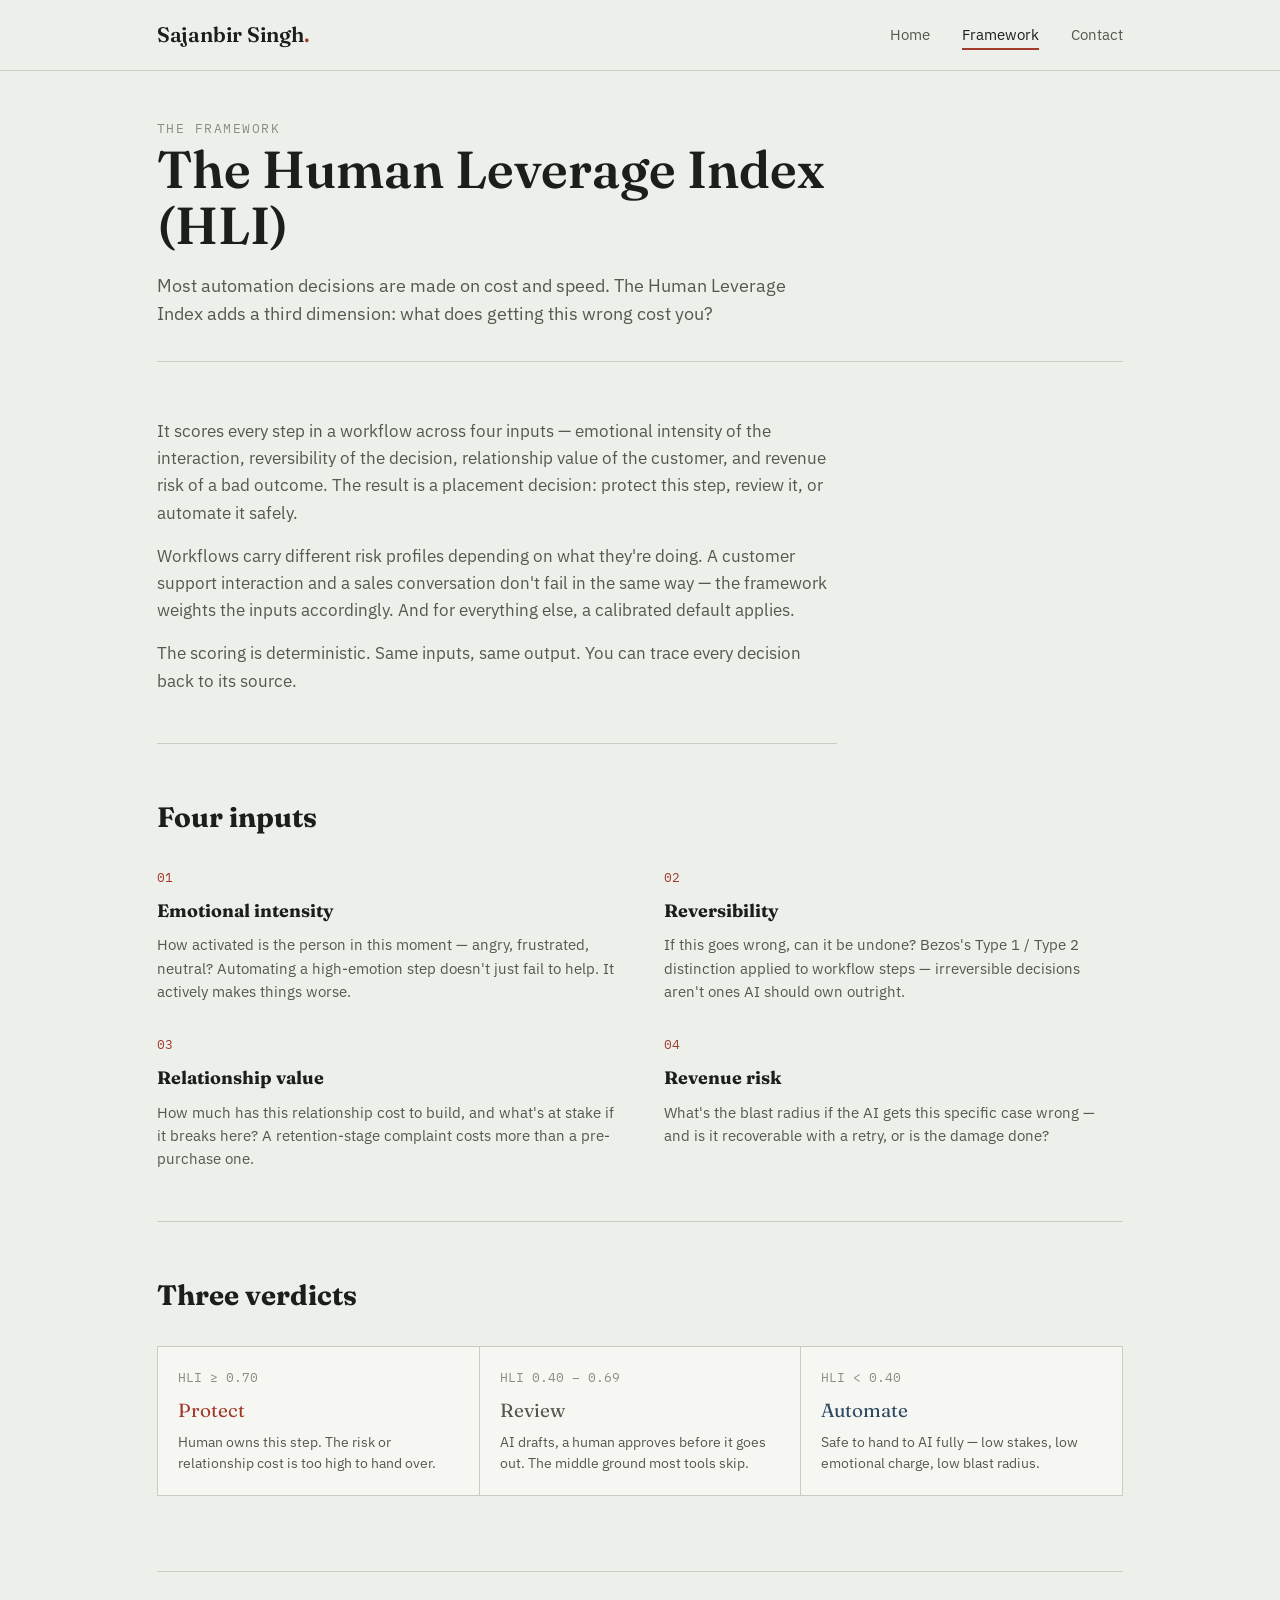
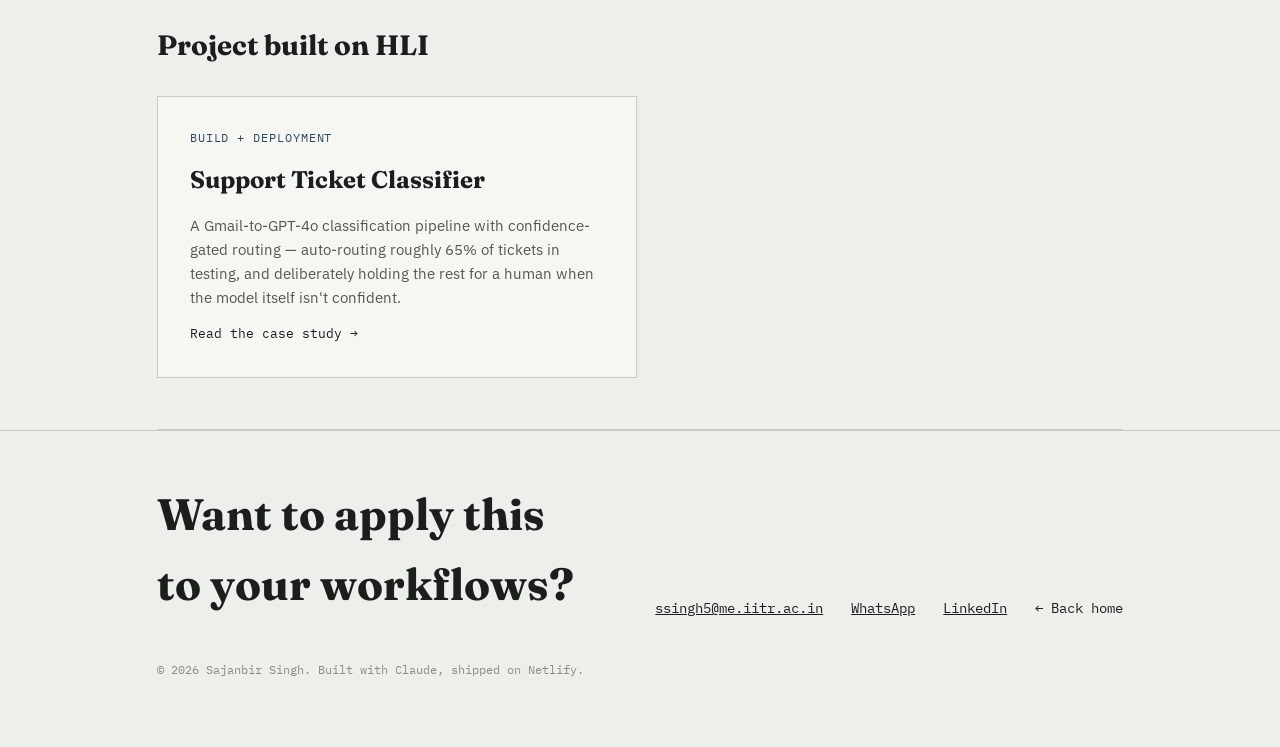
<file: framework.html>
<!DOCTYPE html>
<html lang="en">
<head>
<meta charset="UTF-8">
<meta name="viewport" content="width=device-width, initial-scale=1.0">
<title>Framework — Sajanbir Singh</title>
<link rel="preconnect" href="https://fonts.googleapis.com">
<link rel="preconnect" href="https://fonts.gstatic.com" crossorigin>
<link href="https://fonts.googleapis.com/css2?family=Fraunces:opsz,wght@9..144,500;9..144,600;9..144,700&family=IBM+Plex+Sans:wght@400;500;600&family=IBM+Plex+Mono:wght@400;500&display=swap" rel="stylesheet">
<link rel="stylesheet" href="styles.css">
</head>
<body>

<div class="site-nav-wrap">
<div class="wrap">
  <nav class="site-nav">
    <a href="index.html" class="brand">Sajanbir Singh<span class="dot">.</span></a>
    <button class="hamburger" aria-label="Menu">
      <span></span><span></span><span></span>
    </button>
    <ul>
      <li><a href="index.html">Home</a></li>
      <li><a href="framework.html" class="active">Framework</a></li>
      <li><a href="index.html#contact">Contact</a></li>
    </ul>
  </nav>
</div>
</div>

<hr class="rule nav-offset">

<div class="wrap">
  <header class="cs-header">
    <span class="eyebrow">The framework</span>
    <h1>The Human Leverage Index (HLI)</h1>
    <p class="summary">Most automation decisions are made on cost and speed. The Human Leverage Index adds a third dimension: what does getting this wrong cost you?</p>
  </header>

  <hr class="rule">

  <div class="fw-body">
    <div class="fw-intro">
      <p>It scores every step in a workflow across four inputs — emotional intensity of the interaction, reversibility of the decision, relationship value of the customer, and revenue risk of a bad outcome. The result is a placement decision: protect this step, review it, or automate it safely.</p>
      <p>Workflows carry different risk profiles depending on what they're doing. A customer support interaction and a sales conversation don't fail in the same way — the framework weights the inputs accordingly. And for everything else, a calibrated default applies.</p>
      <p>The scoring is deterministic. Same inputs, same output. You can trace every decision back to its source.</p>
    </div>

    <div class="fw-inputs">
      <h2>Four inputs</h2>
      <div class="fw-input-grid">
        <div class="fw-input-item">
          <span class="num">01</span>
          <h4>Emotional intensity</h4>
          <p>How activated is the person in this moment — angry, frustrated, neutral? Automating a high-emotion step doesn't just fail to help. It actively makes things worse.</p>
        </div>
        <div class="fw-input-item">
          <span class="num">02</span>
          <h4>Reversibility</h4>
          <p>If this goes wrong, can it be undone? Bezos's Type 1 / Type 2 distinction applied to workflow steps — irreversible decisions aren't ones AI should own outright.</p>
        </div>
        <div class="fw-input-item">
          <span class="num">03</span>
          <h4>Relationship value</h4>
          <p>How much has this relationship cost to build, and what's at stake if it breaks here? A retention-stage complaint costs more than a pre-purchase one.</p>
        </div>
        <div class="fw-input-item">
          <span class="num">04</span>
          <h4>Revenue risk</h4>
          <p>What's the blast radius if the AI gets this specific case wrong — and is it recoverable with a retry, or is the damage done?</p>
        </div>
      </div>
    </div>

    <div class="fw-verdicts">
      <h2>Three verdicts</h2>
      <div class="threshold-grid">
        <div class="threshold-item protect">
          <span class="range">HLI ≥ 0.70</span>
          <p class="verdict">Protect</p>
          <p>Human owns this step. The risk or relationship cost is too high to hand over.</p>
        </div>
        <div class="threshold-item">
          <span class="range">HLI 0.40 – 0.69</span>
          <p class="verdict">Review</p>
          <p>AI drafts, a human approves before it goes out. The middle ground most tools skip.</p>
        </div>
        <div class="threshold-item automate">
          <span class="range">HLI &lt; 0.40</span>
          <p class="verdict">Automate</p>
          <p>Safe to hand to AI fully — low stakes, low emotional charge, low blast radius.</p>
        </div>
      </div>
    </div>

    <div class="fw-projects">
      <h2>Project built on HLI</h2>
      <a class="case-card fw-project-card" href="case-study-ticket-classifier.html">
        <span class="tag">Build + Deployment</span>
        <h3>Support Ticket Classifier</h3>
        <p>A Gmail-to-GPT-4o classification pipeline with confidence-gated routing — auto-routing roughly 65% of tickets in testing, and deliberately holding the rest for a human when the model itself isn't confident.</p>
        <span class="arrow">Read the case study →</span>
      </a>
    </div>
  </div>
</div>

<hr class="rule">

<div class="wrap">
  <footer class="site-footer" id="contact">
    <div class="footer-grid">
      <h2>Want to apply this to your workflows?</h2>
      <div class="footer-links">
        <a href="mailto:ssingh5@me.iitr.ac.in" style="text-decoration:underline;">ssingh5@me.iitr.ac.in</a>
        <a href="https://wa.me/918283064822" target="_blank" rel="noopener" style="text-decoration:underline;">WhatsApp</a>
        <a href="https://www.linkedin.com/in/sajanbir-singh-166b40233/" target="_blank" rel="noopener" style="text-decoration:underline;">LinkedIn</a>
        <a href="index.html">← Back home</a>
      </div>
    </div>
    <p class="copyright">© 2026 Sajanbir Singh. Built with Claude, shipped on Netlify.</p>
  </footer>
</div>

<script>
  var hamburger = document.querySelector('.hamburger');
  var navUl = document.querySelector('.site-nav > ul');
  hamburger.addEventListener('click', function(e) {
    e.stopPropagation();
    hamburger.classList.toggle('open');
    navUl.classList.toggle('nav-open');
  });
  document.addEventListener('click', function() {
    hamburger.classList.remove('open');
    navUl.classList.remove('nav-open');
  });
</script>
</body>
</html>
</file>
<file: styles.css>
/* ============================================================
   Design tokens
   ============================================================ */
:root {
  --paper: #EDEFEA;
  --paper-deep: #E4E6DF;
  --ink: #1B1F1C;
  --ink-soft: #54584F;
  --ink-faint: #8A8E83;
  --rule: #C9CCC1;
  --rust: #A13B2B;
  --rust-soft: #C9694F;
  --steel: #2E4A63;
  --steel-soft: #5C7C95;
  --paper-card: #F6F7F2;

  --serif: "Fraunces", "Iowan Old Style", serif;
  --sans: "IBM Plex Sans", -apple-system, sans-serif;
  --mono: "IBM Plex Mono", monospace;

  --max-w: 1120px;
  --gutter: clamp(24px, 6vw, 96px);
}

* { box-sizing: border-box; }

html { scroll-behavior: smooth; }

body {
  margin: 0;
  background: var(--paper);
  color: var(--ink);
  font-family: var(--sans);
  font-size: 17px;
  line-height: 1.6;
  -webkit-font-smoothing: antialiased;
}

@media (prefers-reduced-motion: reduce) {
  html { scroll-behavior: auto; }
  * { animation-duration: 0.01ms !important; transition-duration: 0.01ms !important; }
}

a { color: inherit; text-decoration: none; }

img, svg { display: block; max-width: 100%; }

/* ============================================================
   Layout helpers
   ============================================================ */
.wrap {
  max-width: var(--max-w);
  margin: 0 auto;
  padding-left: var(--gutter);
  padding-right: var(--gutter);
  min-width: 0;
}

.rule {
  border: none;
  border-top: 1px solid var(--rule);
  margin: 0;
}

.rule.nav-offset {
  margin-top: 57px;
}

.eyebrow {
  font-family: var(--mono);
  font-size: 12.5px;
  letter-spacing: 0.12em;
  text-transform: uppercase;
  color: var(--ink-faint);
}

/* ============================================================
   Nav
   ============================================================ */
.site-nav-wrap {
  position: fixed;
  top: 0;
  left: 0;
  right: 0;
  z-index: 200;
  background: var(--paper);
  border-bottom: 1px solid var(--rule);
}

.site-nav {
  display: flex;
  align-items: center;
  justify-content: space-between;
  padding-top: 18px;
  padding-bottom: 18px;
}

.site-nav .brand {
  font-family: var(--serif);
  font-size: 21px;
  font-weight: 600;
  letter-spacing: -0.01em;
}

.site-nav .brand .dot { color: var(--rust); }

.site-nav > ul {
  display: flex;
  gap: 32px;
  list-style: none;
  margin: 0;
  padding: 0;
  font-size: 14.5px;
}

.site-nav ul a {
  position: relative;
  color: var(--ink-soft);
}

.site-nav ul a:hover { color: var(--ink); }

.site-nav ul a.active { color: var(--ink); }

.site-nav ul a.active::after {
  content: "";
  position: absolute;
  left: 0; right: 0; bottom: -6px;
  height: 2px;
  background: var(--rust);
}

/* Dropdown */
.nav-dropdown {
  position: relative;
}

.nav-dropdown-toggle {
  color: var(--ink-soft);
  cursor: pointer;
  position: relative;
  display: flex;
  align-items: center;
  gap: 5px;
}

.nav-dropdown-toggle::after {
  content: none !important;
}

.nav-dropdown-toggle .chevron {
  display: inline-block;
  width: 6px;
  height: 6px;
  border-right: 1px solid currentColor;
  border-bottom: 1px solid currentColor;
  transform: rotate(45deg) translateY(-2px);
  transition: transform 0.2s ease;
}

.nav-dropdown:hover .nav-dropdown-toggle .chevron {
  transform: rotate(-135deg) translateY(-2px);
}

.nav-dropdown-toggle:hover { color: var(--ink); }

.nav-dropdown-toggle.active { color: var(--ink); }

.nav-dropdown-toggle.active::after {
  content: "";
  position: absolute;
  left: 0; right: 0; bottom: -6px;
  height: 2px;
  background: var(--rust);
}

.nav-dropdown-menu {
  position: absolute;
  top: calc(100% + 6px);
  left: 0;
  background: var(--paper-card);
  border: 1px solid var(--rule);
  flex-direction: column;
  gap: 0 !important;
  min-width: 180px;
  z-index: 100;
  padding: 0 !important;
  margin-top: -4px;
  opacity: 0;
  pointer-events: none;
  transform: translateY(-6px);
  transition: opacity 0.2s ease, transform 0.2s ease;
  display: flex;
}

.nav-dropdown-menu li { list-style: none; }

.nav-dropdown-menu a {
  display: block;
  padding: 11px 16px;
  font-size: 14.5px;
  color: var(--ink-soft);
  white-space: nowrap;
}

.nav-dropdown-menu a:hover { background: var(--paper-deep); color: var(--ink); }
.nav-dropdown-menu a.active { color: var(--ink); }

.nav-dropdown:hover .nav-dropdown-menu {
  opacity: 1;
  pointer-events: auto;
  transform: translateY(0);
}

/* ============================================================
   Hero
   ============================================================ */
.hero {
  padding-top: clamp(40px, 6vw, 72px);
  padding-bottom: clamp(48px, 7vw, 88px);
  display: grid;
  grid-template-columns: 1.25fr 1fr;
  gap: clamp(32px, 5vw, 64px);
  align-items: center;
}

.hero h1 {
  font-family: var(--serif);
  font-weight: 600;
  font-size: clamp(38px, 5.2vw, 60px);
  line-height: 1.06;
  letter-spacing: -0.01em;
  margin: 18px 0 22px;
}

.hero h1 em {
  font-style: normal;
  color: var(--rust);
}

.hero p.lede {
  font-size: 18px;
  color: var(--ink-soft);
  max-width: 46ch;
  margin: 0 0 28px;
}

.hero .ctas {
  display: flex;
  gap: 14px;
  flex-wrap: wrap;
}

.btn {
  display: inline-flex;
  align-items: center;
  gap: 8px;
  font-family: var(--mono);
  font-size: 13.5px;
  letter-spacing: 0.02em;
  padding: 13px 20px;
  border: 1px solid var(--ink);
  background: transparent;
  cursor: pointer;
  transition: background 0.15s ease, color 0.15s ease;
}

.btn:hover { background: var(--ink); color: var(--paper); }

.btn.primary {
  background: var(--ink);
  color: var(--paper);
  border-color: var(--ink);
}

.btn.primary:hover { background: var(--rust); border-color: var(--rust); }

/* ============================================================
   HLS diagram (signature element)
   ============================================================ */
.hls-card {
  background: var(--paper-card);
  border: 1px solid var(--rule);
  padding: 28px;
}

.hls-card .eyebrow { margin-bottom: 14px; }

.hls-axis {
  display: grid;
  grid-template-columns: 1fr auto;
  align-items: center;
  gap: 10px;
  margin-bottom: 14px;
  font-family: var(--mono);
  font-size: 12px;
}

.hls-axis .label {
  color: var(--ink-soft);
  text-transform: uppercase;
  letter-spacing: 0.06em;
}

.hls-axis .track {
  grid-column: 1 / -1;
  height: 6px;
  background: var(--rule);
  position: relative;
  overflow: hidden;
}

.hls-axis .fill {
  position: absolute;
  left: 0; top: 0; bottom: 0;
  background: linear-gradient(90deg, var(--steel), var(--rust));
}

/* ============================================================
   Sections
   ============================================================ */
section { padding-top: clamp(48px, 6vw, 80px); padding-bottom: clamp(48px, 6vw, 80px); }

.section-head {
  display: flex;
  justify-content: space-between;
  align-items: baseline;
  margin-bottom: 36px;
  gap: 24px;
  flex-wrap: wrap;
}

.section-head h2 {
  font-family: var(--serif);
  font-size: clamp(26px, 3vw, 34px);
  font-weight: 600;
  margin: 8px 0 0;
}

/* Case study cards */
.case-grid {
  display: grid;
  grid-template-columns: repeat(2, 1fr);
  gap: 1px;
  background: var(--rule);
  border: 1px solid var(--rule);
}

.case-card {
  background: var(--paper-card);
  padding: 32px;
  display: flex;
  flex-direction: column;
  gap: 14px;
  transition: background 0.15s ease;
}

.case-card:hover { background: var(--paper); }

.case-card .tag {
  font-family: var(--mono);
  font-size: 11.5px;
  letter-spacing: 0.08em;
  text-transform: uppercase;
  color: var(--steel);
}

.case-card h3 {
  font-family: var(--serif);
  font-size: 24px;
  margin: 0;
}

.case-card p {
  color: var(--ink-soft);
  font-size: 15px;
  margin: 0;
  flex-grow: 1;
}

.case-card .arrow {
  font-family: var(--mono);
  font-size: 13px;
  color: var(--ink);
}

/* Framework explainer */
.axes-grid {
  display: grid;
  grid-template-columns: repeat(4, 1fr);
  gap: 28px;
}

.axis-item .num {
  font-family: var(--mono);
  font-size: 13px;
  color: var(--rust);
  margin-bottom: 10px;
  display: block;
}

.axis-item h4 {
  font-family: var(--serif);
  font-size: 18px;
  margin: 0 0 8px;
}

.axis-item p {
  font-size: 14.5px;
  color: var(--ink-soft);
  margin: 0;
}

/* Bio / about */
.about-grid {
  display: grid;
  grid-template-columns: 1fr 1.4fr;
  gap: 48px;
}

.about-grid p { color: var(--ink-soft); margin: 0 0 16px; }
.about-grid p:last-child { margin-bottom: 0; }

.stack-list {
  list-style: none;
  margin: 0;
  padding: 0;
  font-family: var(--mono);
  font-size: 13.5px;
  color: var(--ink-soft);
  display: flex;
  flex-wrap: wrap;
  gap: 10px 18px;
}

/* Footer / contact */
.site-footer {
  padding-top: 48px;
  padding-bottom: 56px;
}

.footer-grid {
  display: flex;
  justify-content: space-between;
  align-items: flex-end;
  flex-wrap: wrap;
  gap: 24px;
}

.footer-grid h2 {
  font-family: var(--serif);
  font-size: clamp(28px, 4vw, 44px);
  margin: 0;
  max-width: 14ch;
}

.footer-links {
  display: flex;
  gap: 16px 28px;
  font-family: var(--mono);
  font-size: 13.5px;
  flex-wrap: wrap;
}

.copyright {
  margin-top: 40px;
  font-family: var(--mono);
  font-size: 12px;
  color: var(--ink-faint);
}

/* ============================================================
   Technical content blocks (framework breakdown)
   ============================================================ */
.code-block {
  background: var(--paper-card);
  border: 1px solid var(--rule);
  padding: 20px 24px;
  font-family: var(--mono);
  font-size: 13.5px;
  line-height: 1.7;
  overflow-x: auto;
  margin: 20px 0;
}

.code-block .comment { color: var(--ink-faint); }

.data-table-wrap {
  overflow-x: auto;
  -webkit-overflow-scrolling: touch;
  margin: 20px 0 28px;
}

.data-table {
  width: 100%;
  min-width: 420px;
  border-collapse: collapse;
  font-size: 14px;
}

.data-table th, .data-table td {
  text-align: left;
  padding: 10px 16px 10px 0;
  border-bottom: 1px solid var(--rule);
}

.data-table th {
  font-family: var(--mono);
  font-size: 11px;
  text-transform: uppercase;
  letter-spacing: 0.06em;
  color: var(--ink-faint);
  font-weight: 500;
}

.data-table td.num, .data-table th.num { font-family: var(--mono); }

.data-table tr.highlight td:not(:first-child) { color: var(--rust); font-weight: 600; }

.scale-strip {
  font-family: var(--mono);
  font-size: 12.5px;
  color: var(--ink-soft);
  background: var(--paper-card);
  border: 1px solid var(--rule);
  padding: 12px 16px;
  margin: 10px 0 24px;
  white-space: normal;
  word-break: break-all;
  line-height: 1.8;
  max-width: 100%;
}

.threshold-grid {
  display: grid;
  grid-template-columns: repeat(3, 1fr);
  gap: 1px;
  background: var(--rule);
  border: 1px solid var(--rule);
  margin: 24px 0;
}

.threshold-item { background: var(--paper-card); padding: 20px; }

.threshold-item .range {
  font-family: var(--mono);
  font-size: 12.5px;
  color: var(--ink-faint);
  margin-bottom: 8px;
  display: block;
}

.threshold-item .verdict {
  font-family: var(--serif);
  font-size: 19px;
  margin: 0 0 6px;
}

.threshold-item.protect .verdict { color: var(--rust); }
.threshold-item.automate .verdict { color: var(--steel); }

.threshold-item p { font-size: 13.5px; color: var(--ink-soft); margin: 0; }

.override-list {
  list-style: none;
  padding: 0;
  margin: 20px 0 28px;
  display: flex;
  flex-direction: column;
  gap: 11px;
}

.override-list li {
  font-size: 14.5px;
  color: var(--ink-soft);
  padding-left: 20px;
  position: relative;
}

.override-list li::before {
  content: "→";
  position: absolute;
  left: 0;
  color: var(--rust);
  font-family: var(--mono);
}


/* ============================================================
   Portrait
   ============================================================ */
.portrait {
  width: 100%;
  aspect-ratio: 4 / 5;
  object-fit: cover;
  filter: grayscale(0.55) contrast(1.05) brightness(1.02);
  border: 1px solid var(--rule);
  margin-bottom: 28px;
}

/* Placeholder marker for content you should swap in */
.fill {
  background: rgba(161, 59, 43, 0.12);
  border-bottom: 1px dashed var(--rust);
  padding: 0 2px;
}

/* ============================================================
   Case study page
   ============================================================ */
.cs-header { padding-top: clamp(32px, 5vw, 56px); padding-bottom: 32px; }

.cs-header .eyebrow { margin-bottom: 16px; }

.cs-header h1 {
  font-family: var(--serif);
  font-size: clamp(32px, 4.5vw, 52px);
  font-weight: 600;
  line-height: 1.08;
  margin: 0 0 18px;
  max-width: 22ch;
}

.cs-header .summary {
  font-size: 18px;
  color: var(--ink-soft);
  max-width: 60ch;
  margin: 0;
}

.meta-row {
  display: flex;
  gap: 40px;
  flex-wrap: wrap;
  padding: 28px 0;
}

.meta-item .eyebrow { margin-bottom: 6px; }
.meta-item .val { font-family: var(--mono); font-size: 14px; }

.cs-body {
  display: grid;
  grid-template-columns: 200px 1fr;
  gap: 56px;
  padding-top: 8px;
}

.cs-body aside {
  position: sticky;
  top: 80px;
  align-self: start;
  font-family: var(--mono);
  font-size: 13px;
}

.cs-body aside ul { list-style: none; padding: 0; margin: 0; display: flex; flex-direction: column; gap: 10px; }
.cs-body aside a { color: var(--ink-faint); }
.cs-body aside a:hover { color: var(--ink); }

.cs-section { margin-bottom: 56px; }

.cs-section h2,
.cs-section h3,
.cs-section h4 {
  font-family: var(--serif);
  max-width: 100%;
  word-break: break-word;
}

.cs-section h2 {
  font-size: 26px;
  margin: 0 0 18px;
}

.cs-section p { color: var(--ink-soft); margin: 0 0 16px; max-width: min(70ch, 100%); }

.pull-quote {
  font-family: var(--serif);
  font-size: clamp(18px, 3vw, 24px);
  line-height: 1.4;
  color: var(--ink);
  border-left: 3px solid var(--rust);
  padding-left: 24px;
  margin: 32px 0;
  max-width: min(56ch, 100%);
  box-sizing: border-box;
}

.stat-row {
  display: grid;
  grid-template-columns: repeat(3, 1fr);
  gap: 24px;
  margin: 28px 0;
}

.stat-item {
  border-top: 1px solid var(--rule);
  padding-top: 14px;
}

.stat-item .num {
  font-family: var(--mono);
  font-size: clamp(20px, 5vw, 28px);
  color: var(--rust);
  display: block;
}

.stat-item .label {
  font-size: 13px;
  color: var(--ink-soft);
}

/* Framework page */
.fw-body { padding-top: 8px; }

.fw-intro {
  padding: clamp(28px, 4vw, 48px) 0;
  max-width: 68ch;
  border-bottom: 1px solid var(--rule);
}

.fw-intro p { color: var(--ink-soft); margin: 0 0 16px; }
.fw-intro p:last-child { margin-bottom: 0; }

.fw-inputs, .fw-verdicts, .fw-projects {
  padding: clamp(32px, 4vw, 56px) 0;
  border-bottom: 1px solid var(--rule);
}

.fw-inputs h2, .fw-verdicts h2, .fw-projects h2 {
  font-family: var(--serif);
  font-size: clamp(22px, 3vw, 28px);
  margin: 0 0 28px;
}

.fw-input-grid {
  display: grid;
  grid-template-columns: repeat(2, 1fr);
  gap: 32px 48px;
}

.fw-input-item .num {
  font-family: var(--mono);
  font-size: 13px;
  color: var(--rust);
  display: block;
  margin-bottom: 8px;
}

.fw-input-item h4 {
  font-family: var(--serif);
  font-size: 18px;
  margin: 0 0 8px;
}

.fw-input-item p {
  font-size: 14.5px;
  color: var(--ink-soft);
  margin: 0;
}

.fw-project-card {
  max-width: 480px;
  border: 1px solid var(--rule);
}

@media (max-width: 640px) {
  .fw-input-grid { grid-template-columns: 1fr; gap: 28px; }
  .fw-project-card { max-width: 100%; }
}

/* Hamburger — hidden on desktop, shown via media query below */
.hamburger {
  display: none;
  flex-direction: column;
  gap: 5px;
  cursor: pointer;
  padding: 6px;
  background: none;
  border: none;
  margin-left: auto;
}

.hamburger span {
  display: block;
  width: 22px;
  height: 2px;
  background: var(--ink);
  transition: transform 0.2s ease, opacity 0.2s ease;
}

.hamburger.open span:nth-child(1) { transform: translateY(7px) rotate(45deg); }
.hamburger.open span:nth-child(2) { opacity: 0; }
.hamburger.open span:nth-child(3) { transform: translateY(-7px) rotate(-45deg); }

/* ============================================================
   Responsive
   ============================================================ */
@media (max-width: 880px) {
  .hero { grid-template-columns: 1fr; }
  .case-grid { grid-template-columns: 1fr; }
  .axes-grid { grid-template-columns: repeat(2, 1fr); }
  .about-grid { grid-template-columns: 1fr; }
  .cs-body { grid-template-columns: 1fr; }
  .cs-body aside { display: none; }

  /* Hide desktop nav, show hamburger */
  .site-nav > ul { display: none; }
  .site-nav .brand { font-size: 17px; }
  .hamburger { display: flex; }

  /* Mobile nav open state */
  .site-nav > ul.nav-open {
    display: flex;
    flex-direction: column;
    position: absolute;
    top: 100%;
    left: 0;
    right: 0;
    background: var(--paper);
    border-bottom: 1px solid var(--rule);
    padding: 16px 24px 24px;
    gap: 18px;
    font-size: 15px;
    z-index: 199;
  }

  .nav-dropdown-menu {
    position: static;
    opacity: 1;
    pointer-events: auto;
    transform: none;
    transition: none;
    border: none;
    background: none;
    padding: 8px 0 0 16px !important;
    min-width: auto;
    display: flex;
    flex-direction: column;
    gap: 10px !important;
    margin-top: 0;
  }

  .nav-dropdown-menu a {
    padding: 0;
    font-size: 14px;
    color: var(--ink-faint);
  }

  .nav-dropdown-toggle .chevron { display: none; }
}

@media (max-width: 640px) {
  .axes-grid { grid-template-columns: 1fr; }
  .stat-row { grid-template-columns: 1fr; }
  .threshold-grid { grid-template-columns: 1fr; }
  .meta-row { gap: 20px; }
  .linkedin-nudge { flex-direction: column; align-items: flex-start; }
}

/* Formula card */
.formula-card {
  background: var(--paper-card);
  border: 1px solid var(--rule);
  padding: 20px 24px;
  margin: 20px 0;
}

.formula-label {
  font-family: var(--mono);
  font-size: 11px;
  text-transform: uppercase;
  letter-spacing: 0.08em;
  color: var(--ink-faint);
  margin-bottom: 16px;
}

.formula-body {
  display: flex;
  flex-direction: column;
  gap: 8px;
}

.formula-line {
  font-family: var(--mono);
  font-size: 15px;
  color: var(--ink);
  font-weight: 500;
}

.formula-terms {
  display: flex;
  flex-direction: column;
  gap: 6px;
  padding-left: 40px;
}

.formula-term {
  font-family: var(--mono);
  font-size: 14px;
  color: var(--ink-soft);
  display: block;
}

.formula-plus {
  font-family: var(--mono);
  font-size: 13px;
  color: var(--ink-faint);
  padding-left: 4px;
}

/* Weight cards */
.weight-cards {
  display: grid;
  grid-template-columns: repeat(2, 1fr);
  gap: 1px;
  background: var(--rule);
  border: 1px solid var(--rule);
  margin: 20px 0 28px;
}

.weight-card {
  background: var(--paper-card);
  padding: 18px;
}

.weight-card-header {
  display: flex;
  align-items: baseline;
  justify-content: space-between;
  margin-bottom: 14px;
  padding-bottom: 10px;
  border-bottom: 1px solid var(--rule);
}

.weight-card-name {
  font-family: var(--serif);
  font-size: 17px;
  font-weight: 600;
  color: var(--ink);
}

.weight-card-note {
  font-family: var(--mono);
  font-size: 10px;
  text-transform: uppercase;
  letter-spacing: 0.06em;
  color: var(--ink-faint);
}

.weight-rows {
  display: flex;
  flex-direction: column;
  gap: 8px;
}

.weight-row {
  display: flex;
  justify-content: space-between;
  align-items: center;
  font-size: 13px;
  color: var(--ink-soft);
}

.weight-val {
  font-family: var(--mono);
  font-size: 13px;
  color: var(--ink-soft);
}

.weight-val.highlight {
  color: var(--rust);
  font-weight: 600;
}

@media (max-width: 560px) {
  .weight-cards { grid-template-columns: 1fr; }
  .formula-terms { padding-left: 16px; }
}

/* Hamburger */

/* LinkedIn nudge */
.linkedin-nudge {
  padding-top: clamp(32px, 4vw, 48px);
  padding-bottom: clamp(32px, 4vw, 48px);
  display: flex;
  align-items: center;
  justify-content: space-between;
  gap: 24px;
  flex-wrap: wrap;
}

.linkedin-nudge p {
  font-family: var(--serif);
  font-size: clamp(18px, 2.5vw, 24px);
  color: var(--ink);
  margin: 0;
  max-width: 48ch;
}

/* Focus visibility */
a:focus-visible, button:focus-visible {
  outline: 2px solid var(--steel);
  outline-offset: 2px;
}
</file>
